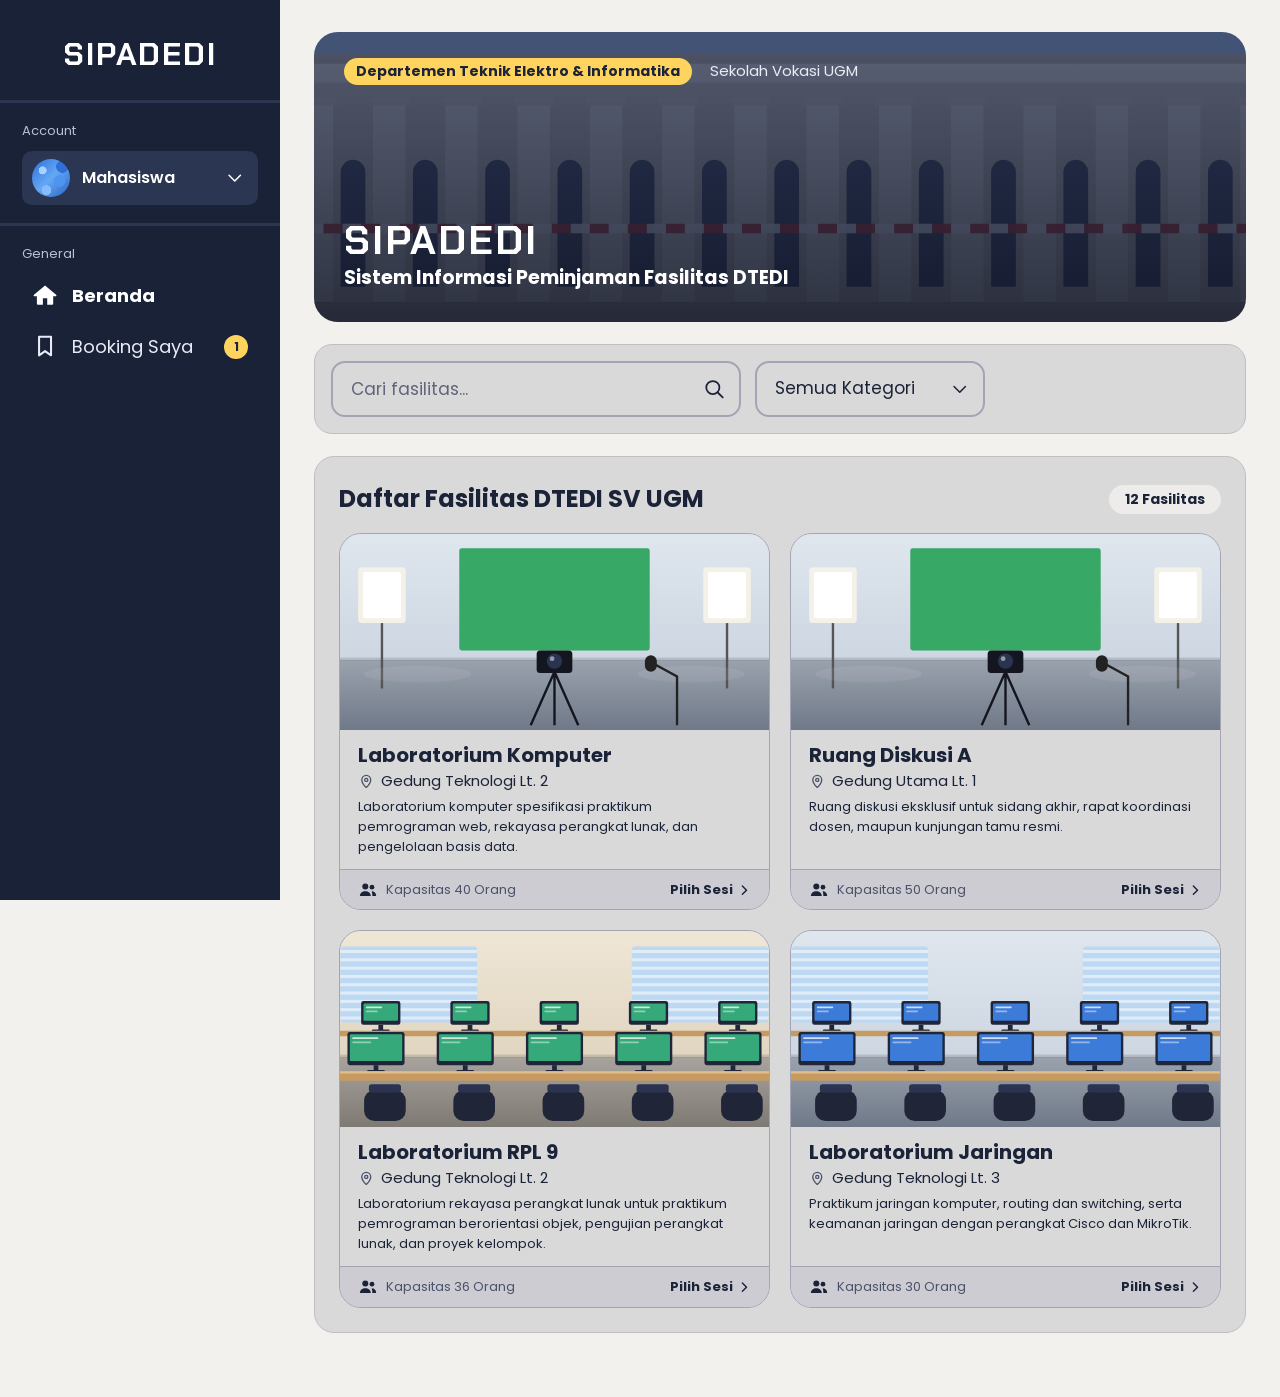
<file: index.html>
<!doctype html>
<html>
<head>
<meta charset=utf8><meta name=viewport content="width=device-width,initial-scale=1,viewport-fit=cover"><style>:root{color-scheme:light;box-sizing:border-box;padding-top:env(safe-area-inset-top,0px);padding-bottom:env(safe-area-inset-bottom,0px)}html{scroll-padding-top:env(safe-area-inset-top,0px)}body{margin:0;padding:0;font:14px -apple-system,BlinkMacSystemFont,sans-serif;background:#fff;color:#000}img{max-width:100%}[hidden]:not([hidden=until-found i]){display:none!important}</style></head><body>
<title>SIPADEDI</title>
<meta name="claude:viewport-fit-sides" content="cover">
<link rel="preconnect" href="https://fonts.googleapis.com">
<link rel="preconnect" href="https://fonts.gstatic.com" crossorigin>
<link rel="stylesheet" href="style.css">
<link href="https://fonts.googleapis.com/css2?family=Chakra+Petch:wght@700&family=Poppins:wght@400;500;600;700&display=swap" rel="stylesheet">

<div class="app">
  <aside class="side" aria-label="Navigasi utama">
    <div class="logo sp">SIPADEDI</div>
    <div class="sec acc sp">
      <p class="lab">Account</p>
      <div class="accwrap">
        <button class="chip" id="chip" data-act="menu" aria-haspopup="true" aria-expanded="false">
          <span class="avatar" aria-hidden="true"></span><b>Mahasiswa</b>
          <svg class="ic o" viewBox="0 0 24 24" aria-hidden="true"><path d="M5 9l7 7 7-7"/></svg>
        </button>
        <div class="menu" id="menu" hidden></div>
      </div>
    </div>
    <div class="sec gen sp">
      <p class="lab">General</p>
      <nav id="nav" aria-label="Menu"></nav>
    </div>
  </aside>
  <main class="main"><div class="wrap" id="view"></div></main>
</div>
<div id="overlay">
</div>
<div class="toasts" id="toasts" role="status" aria-live="polite">
</div>

<script type="module" src="js/main.js"></script>
</body></html>
</file>
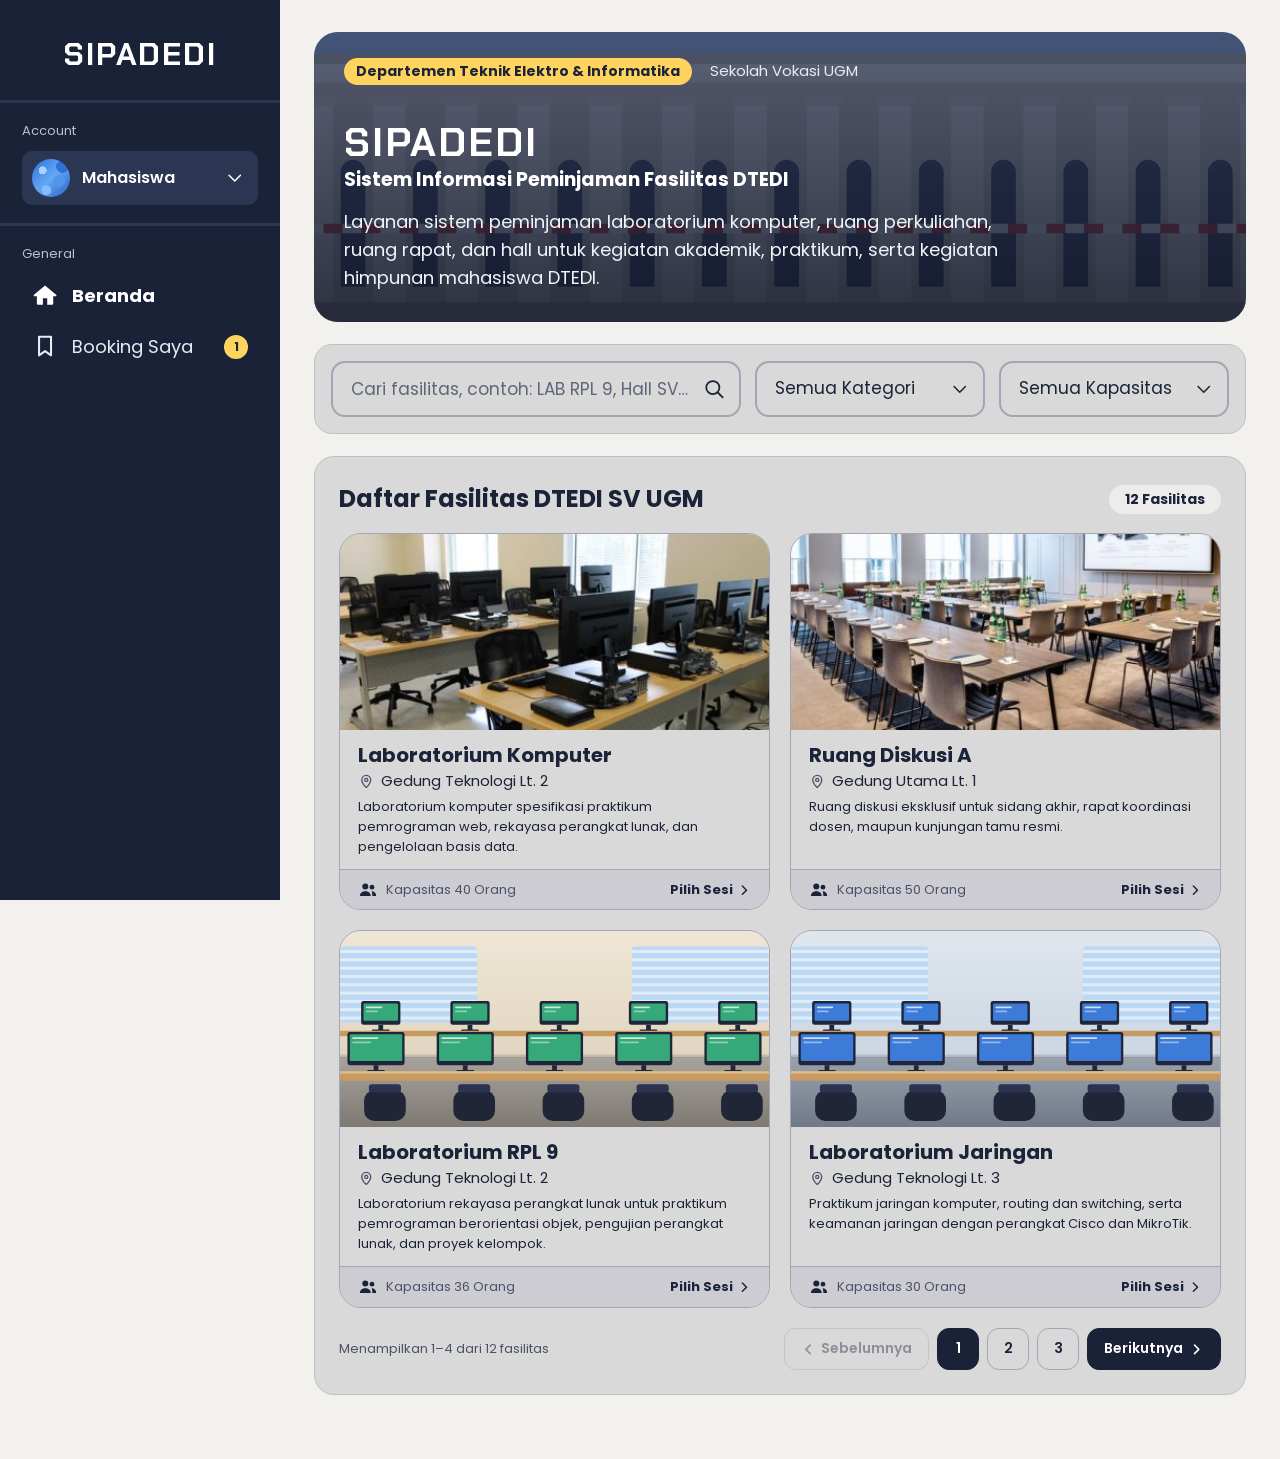
<file: SIPADEDI.html>
<!doctype html><html><head><meta charset=utf8><meta name=viewport content="width=device-width,initial-scale=1,viewport-fit=cover"><style>:root{color-scheme:light;box-sizing:border-box;padding-top:env(safe-area-inset-top,0px);padding-bottom:env(safe-area-inset-bottom,0px)}html{scroll-padding-top:env(safe-area-inset-top,0px)}body{margin:0;padding:0;font:14px -apple-system,BlinkMacSystemFont,sans-serif;background:#fff;color:#000}img{max-width:100%}[hidden]:not([hidden=until-found i]){display:none!important}</style></head><body>
<title>SIPADEDI</title>
<link rel="preconnect" href="https://fonts.googleapis.com">
<link rel="preconnect" href="https://fonts.gstatic.com" crossorigin>
<link href="https://fonts.googleapis.com/css2?family=Chakra+Petch:wght@700&family=Poppins:wght@400;500;600;700&display=swap" rel="stylesheet">
<style>
/* Layout: sidebar navy tetap di kiri, area kerja krem di kanan berisi panel abu-abu; di ponsel sidebar jadi top bar. */
:root{
  --bg:#F2F1EE; --panel:#D9D9D9; --panel-line:#BEBEC4; --ink:#1B2338; --ink-2:#4A5269;
  --navy:#1A2238; --navy-2:#2B3652; --navy-line:#2C3650; --side-ink:#E9ECF5; --side-mute:#B9C0D3;
  --slate:#50597A; --yellow:#FFD45E; --field:#A3A5B5; --bar:#CCCCD2; --pill:#EDECEA;
  --chip:#BDBDC3; --chip-ink:#566078; --check:#2A3A6B;
  --ok-bg:#D3EEDF; --ok-line:#63D7A4; --bad-bg:#F1C5C5; --bad-line:#E27B7B;
  --mine-bg:#BFC4D4; --mine-line:#434C6C;
  --btn:#1A2238; --btn-ink:#fff; --icon-bg:#1A2238; --link:#2A3A6B; --danger:#C62828; --focus:#2F6BFF;
  --shadow:0 12px 32px rgba(20,28,50,.16);
  --font-ui:'Poppins',system-ui,-apple-system,'Segoe UI',sans-serif;
  --font-logo:'Chakra Petch','Poppins',system-ui,sans-serif;
  --side-w:280px;
}
@media (prefers-color-scheme:dark){
  :root:not([data-theme="light"]){
    --bg:#0E131F; --panel:#1A2133; --panel-line:#2B3550; --ink:#E7EAF3; --ink-2:#A7AFC6;
    --navy:#0A0F1B; --navy-2:#19223A; --navy-line:#222C45; --side-ink:#E9ECF5; --side-mute:#9AA3BC;
    --slate:#3B4568; --yellow:#FFD45E; --field:#3A4563; --bar:#222A40; --pill:#252D45;
    --chip:#2A3350; --chip-ink:#B6BED6; --check:#7C90D8;
    --ok-bg:#16382C; --ok-line:#2F9E73; --bad-bg:#46222A; --bad-line:#B5505A;
    --mine-bg:#303958; --mine-line:#8E9BCB;
    --btn:#5266B3; --btn-ink:#fff; --icon-bg:#3B4A7E; --link:#9FB3F2; --danger:#FF7B7B; --focus:#8FB0FF;
    --shadow:0 12px 32px rgba(0,0,0,.5); color-scheme:dark;
  }
}
:root[data-theme="dark"]{
  --bg:#0E131F; --panel:#1A2133; --panel-line:#2B3550; --ink:#E7EAF3; --ink-2:#A7AFC6;
  --navy:#0A0F1B; --navy-2:#19223A; --navy-line:#222C45; --side-ink:#E9ECF5; --side-mute:#9AA3BC;
  --slate:#3B4568; --yellow:#FFD45E; --field:#3A4563; --bar:#222A40; --pill:#252D45;
  --chip:#2A3350; --chip-ink:#B6BED6; --check:#7C90D8;
  --ok-bg:#16382C; --ok-line:#2F9E73; --bad-bg:#46222A; --bad-line:#B5505A;
  --mine-bg:#303958; --mine-line:#8E9BCB;
  --btn:#5266B3; --btn-ink:#fff; --icon-bg:#3B4A7E; --link:#9FB3F2; --danger:#FF7B7B; --focus:#8FB0FF;
  --shadow:0 12px 32px rgba(0,0,0,.5); color-scheme:dark;
}

*{box-sizing:border-box}
body{background:var(--bg);color:var(--ink);font-family:var(--font-ui);font-size:15px;line-height:1.5;-webkit-font-smoothing:antialiased}
body::before{content:"";position:fixed;inset:0 0 auto;height:env(safe-area-inset-top,0px);z-index:60;background:var(--navy)}
button{font:inherit;color:inherit;cursor:pointer}
button:disabled{cursor:not-allowed}
:focus-visible{outline:3px solid var(--focus);outline-offset:2px}
h1,h2,h3,p{margin:0}
h1,h2,h3{text-wrap:balance}
.sr{position:absolute;width:1px;height:1px;overflow:hidden;clip:rect(0 0 0 0);white-space:nowrap}
.ic{width:1.3em;height:1.3em;flex:none;display:block}
.ic.o{fill:none;stroke:currentColor;stroke-width:1.9;stroke-linecap:round;stroke-linejoin:round}
.ic.f{fill:currentColor}

/* ---------- Sidebar ---------- */
.app{display:grid;grid-template-columns:var(--side-w) minmax(0,1fr);min-height:100vh}
.side{background:var(--navy);color:var(--side-ink);position:sticky;top:0;align-self:start;height:100vh;overflow-y:auto;display:flex;flex-direction:column;z-index:30}
.sp{padding-left:max(22px,env(safe-area-inset-left,0px));padding-right:22px}
.logo{font-family:var(--font-logo);font-weight:700;font-size:32px;letter-spacing:.06em;color:#fff;text-align:center;padding-block:30px 22px;border-bottom:3px solid var(--navy-line);user-select:none}
.sec{padding-block:18px}
.sec.acc{border-bottom:3px solid var(--navy-line)}
.lab{font-size:13px;color:var(--side-mute);margin-bottom:10px}
.accwrap{position:relative}
.chip{width:100%;display:flex;align-items:center;gap:12px;padding:8px 14px 8px 10px;background:var(--navy-2);border:0;border-radius:10px;color:#fff;text-align:left;transition:background .2s}
.chip:hover{background:color-mix(in srgb,var(--navy-2),#fff 9%)}
.chip b{font-weight:600;font-size:16px;flex:1}
.chip .ic{transition:transform .25s ease}
.chip[aria-expanded="true"] .ic{transform:rotate(180deg)}
.avatar{width:38px;height:38px;border-radius:50%;flex:none;background:
  radial-gradient(circle at 28% 30%,#a7d2ff 0 10%,transparent 11%),
  radial-gradient(circle at 72% 58%,#4f94ee 0 16%,transparent 17%),
  radial-gradient(circle at 38% 82%,#86bcff 0 12%,transparent 13%),
  radial-gradient(circle at 80% 20%,#2f6fd8 0 14%,transparent 15%),
  linear-gradient(135deg,#2f6fd6,#63a8f4 50%,#2a62c4)}
.menu{position:absolute;left:0;right:0;top:calc(100% + 8px);background:var(--navy-2);border:1px solid var(--navy-line);border-radius:12px;padding:6px;z-index:5;box-shadow:0 14px 30px rgba(0,0,0,.35);animation:pop .22s ease both;transform-origin:top center}
.menu button{width:100%;display:flex;align-items:center;gap:10px;background:none;border:0;border-radius:8px;padding:9px 10px;text-align:left;font-size:14px;color:var(--side-ink)}
.menu button:hover{background:rgba(255,255,255,.08)}
.menu .ic{width:1.1em;height:1.1em;color:var(--yellow)}
.menu .gap{width:1.1em}
.nv{display:flex;align-items:center;gap:14px;width:100%;margin-bottom:6px;background:none;border:0;color:var(--side-ink);padding:9px 10px;border-radius:10px;font-size:18px;text-align:left;transition:background .2s,transform .2s}
.nv:hover{background:rgba(255,255,255,.07);transform:translateX(4px)}
.nv[aria-current="page"]{font-weight:700;color:#fff}
.nv .ic{width:1.45em;height:1.45em}
.badge{margin-left:auto;min-width:24px;height:24px;padding:0 7px;border-radius:999px;background:var(--yellow);color:#1B2338;font-size:12px;font-weight:700;display:grid;place-items:center}
.badge.bump{animation:bump .6s ease}
@keyframes bump{0%{transform:scale(1)}30%{transform:scale(1.45)}60%{transform:scale(.92)}100%{transform:scale(1)}}

/* ---------- Area utama ---------- */
.main{padding-block:32px 64px;padding-left:34px;padding-right:max(34px,env(safe-area-inset-right,0px));min-width:0}
.wrap{max-width:1120px;margin-inline:auto}
.view{display:flex;flex-direction:column;gap:22px;animation:viewIn .42s cubic-bezier(.2,.7,.2,1) both}
@keyframes viewIn{from{opacity:0;transform:translateY(14px)}to{opacity:1;transform:none}}
@keyframes pop{0%{opacity:0;transform:scale(.92)}60%{transform:scale(1.02)}100%{opacity:1;transform:none}}
@keyframes fade{from{opacity:0}to{opacity:1}}
.panel{background:var(--panel);border:1px solid var(--panel-line);border-radius:20px;padding:24px}
.back{display:inline-flex;align-items:center;gap:6px;background:var(--slate);color:#fff;border:0;border-radius:14px;padding:12px 26px 12px 18px;font-weight:700;font-size:16px;transition:transform .2s,filter .2s}
.back .ic{width:1.1em;height:1.1em;stroke-width:2.6}
.back:hover{transform:translateX(-4px);filter:brightness(1.12)}
.back:active{transform:scale(.97)}

/* Hero */
.hero{position:relative;isolation:isolate;overflow:hidden;border-radius:24px;color:#fff;min-height:290px;padding:26px 30px 30px;display:flex;flex-direction:column;justify-content:space-between;gap:26px}
.hero-bg{position:absolute;inset:-4%;z-index:-2;background-size:cover;background-position:center;animation:kb 26s ease-in-out infinite alternate}
@keyframes kb{from{transform:scale(1) translateX(0)}to{transform:scale(1.07) translateX(-1.5%)}}
.hero::after{content:"";position:absolute;inset:0;z-index:-1;background:linear-gradient(180deg,rgba(33,44,78,.7),rgba(15,21,40,.86))}
.hero-top{display:flex;flex-wrap:wrap;align-items:center;gap:6px 18px}
.tag{background:var(--yellow);color:#1B2338;font-weight:700;font-size:14px;padding:3px 12px;border-radius:999px}
.univ{font-size:15px;color:#E9ECF5}
.brand{font-family:var(--font-logo);font-size:40px;line-height:1.1;letter-spacing:.05em}
.sub{font-weight:700;font-size:19px;margin-top:2px}
.lead{margin-top:14px;font-size:18px;line-height:1.55;max-width:60ch;color:#F1F3F9}
.hero-main>*{animation:rise .6s cubic-bezier(.2,.7,.2,1) both}
.hero-main>:nth-child(2){animation-delay:.08s}.hero-main>:nth-child(3){animation-delay:.16s}
@keyframes rise{from{opacity:0;transform:translateY(16px)}to{opacity:1;transform:none}}

/* Filter */
.filters{display:grid;grid-template-columns:minmax(0,1fr) 230px 230px;gap:14px;padding:16px;border-radius:18px}
.fld{position:relative;display:block}
.fld input,.fld select{width:100%;height:56px;background:transparent;border:2px solid var(--field);border-radius:14px;padding:0 50px 0 18px;font:inherit;font-size:17px;color:var(--ink);appearance:none;-webkit-appearance:none;transition:border-color .2s,box-shadow .2s,background .2s}
.fld input::placeholder{color:var(--ink-2);opacity:.85}
.fld input:hover,.fld select:hover{border-color:var(--ink-2)}
.fld input:focus,.fld select:focus{outline:none;border-color:var(--navy);box-shadow:0 0 0 4px color-mix(in srgb,var(--focus),transparent 78%);background:color-mix(in srgb,var(--panel),#fff 14%)}
.fld select{cursor:pointer}
.fld>.ic{position:absolute;right:16px;top:50%;translate:0 -50%;width:1.5em;height:1.5em;color:var(--ink);pointer-events:none}
.fld select+.ic{width:1.3em;height:1.3em}

/* Daftar */
.list-h{display:flex;flex-wrap:wrap;align-items:center;justify-content:space-between;gap:10px;margin-bottom:16px}
.list-h h2{font-size:24px;font-weight:700}
.count{background:var(--pill);color:var(--ink);font-weight:700;font-size:14px;padding:4px 16px;border-radius:999px;transition:transform .3s}
.grid{display:grid;grid-template-columns:repeat(2,minmax(0,1fr));gap:20px;min-height:200px}
.card{display:flex;flex-direction:column;overflow:hidden;border:1px solid var(--field);border-radius:22px;background:var(--panel);cursor:pointer;text-align:left;
  animation:cardIn .5s cubic-bezier(.2,.7,.2,1) both;animation-delay:calc(var(--i)*70ms);transition:transform .25s ease,box-shadow .25s ease,border-color .25s}
@keyframes cardIn{from{opacity:0;transform:translate(var(--dx,0),16px)}to{opacity:1;transform:none}}
.card:hover{transform:translateY(-5px);box-shadow:var(--shadow);border-color:var(--ink-2)}
.card:active{transform:translateY(-1px) scale(.995)}
.card-img{height:196px;overflow:hidden;background:var(--bar)}
.card-img img{width:100%;height:100%;object-fit:cover;display:block;transition:transform .6s ease}
.card:hover .card-img img{transform:scale(1.06)}
.card-b{padding:12px 18px 12px;flex:1}
.card-b h3{font-size:20px;font-weight:700;line-height:1.3}
.loc{display:flex;align-items:center;gap:6px;font-size:15px;margin-top:2px}
.loc .ic{width:1.1em;height:1.1em;color:var(--ink-2)}
.desc{font-size:13px;line-height:1.55;margin-top:4px}
.card-f{display:flex;align-items:center;justify-content:space-between;gap:10px;background:var(--bar);padding:10px 18px;font-size:13px;border-top:1px solid var(--field)}
.cap{display:inline-flex;align-items:center;gap:8px;color:var(--ink-2)}
.cap .ic{width:1.5em;height:1.5em;color:var(--ink)}
.go{display:inline-flex;align-items:center;gap:4px;font-weight:700}
.go .ic{width:1.1em;height:1.1em;stroke-width:2.4;transition:transform .25s}
.card:hover .go .ic{transform:translateX(5px)}
.empty{grid-column:1/-1;text-align:center;padding:48px 16px;display:flex;flex-direction:column;align-items:center;gap:12px;animation:rise .4s both}
.empty b{font-size:18px}
.empty p{color:var(--ink-2);max-width:42ch}
.btn-f,.btn-o{height:52px;padding:0 34px;border-radius:14px;font-weight:500;font-size:17px;border:1px solid var(--btn);transition:transform .2s,filter .2s,background .2s}
.btn-f{background:var(--btn);color:var(--btn-ink)}
.btn-o{background:transparent;color:var(--ink)}
.btn-f:hover,.btn-o:hover{transform:translateY(-2px)}
.btn-f:hover{filter:brightness(1.18)}
.btn-o:hover{background:color-mix(in srgb,var(--panel),var(--ink) 8%)}
.btn-f:active,.btn-o:active{transform:scale(.97)}
.pager{display:flex;flex-wrap:wrap;align-items:center;justify-content:space-between;gap:12px;margin-top:20px}
.pager:empty{display:none}
.pg-info{font-size:13px;color:var(--ink-2)}
.pg-nav{display:flex;align-items:center;gap:8px;flex-wrap:wrap}
.pg{display:inline-flex;align-items:center;gap:6px;height:42px;min-width:42px;justify-content:center;padding:0 16px;border-radius:12px;border:1px solid var(--field);background:transparent;font-weight:600;font-size:14px;transition:transform .2s,background .2s,border-color .2s}
.pg:hover:not(:disabled){transform:translateY(-2px);border-color:var(--ink-2);background:color-mix(in srgb,var(--panel),var(--ink) 7%)}
.pg:disabled{opacity:.4}
.pg.num{padding:0}
.pg.num[aria-current="page"]{background:var(--btn);color:var(--btn-ink);border-color:var(--btn)}
.pg.next{background:var(--btn);color:var(--btn-ink);border-color:var(--btn)}
.pg.next:disabled{background:transparent;color:var(--ink);border-color:var(--field)}
.pg .ic{width:1.05em;height:1.05em;stroke-width:2.6}

/* Detail */
.banner{display:flex;flex-wrap:wrap;gap:4px 12px;align-items:center;background:var(--yellow);color:#1B2338;border-radius:14px;padding:12px 18px;font-size:14px;animation:rise .4s both}
.detail{padding:30px}
.d-img{height:235px;border-radius:18px;overflow:hidden;background:var(--bar)}
.d-img img{width:100%;height:100%;object-fit:cover;display:block;animation:imgIn .9s ease both}
@keyframes imgIn{from{transform:scale(1.08);opacity:.4}to{transform:none;opacity:1}}
.detail h2{font-size:24px;font-weight:700;margin-top:16px}
.loc.big{font-size:18px}
.desc.big{font-size:15px;margin-top:6px}
.detail hr{border:0;border-top:3px solid var(--panel-line);margin:18px 0}
.rows{display:flex;flex-direction:column;gap:10px}
.row{display:flex;align-items:center;justify-content:space-between;gap:12px;font-size:15px}
.row span{display:inline-flex;align-items:center;gap:12px}
.row .ic{width:1.7em;height:1.7em}
.row b{font-weight:700}
.detail h3,.book h3{font-size:22px;font-weight:700}
.chips{display:flex;flex-wrap:wrap;gap:12px;margin-top:12px}
.cp{display:inline-flex;align-items:center;gap:12px;background:var(--chip);color:var(--chip-ink);border:1px solid var(--field);border-radius:999px;padding:4px 18px 4px 4px;font-size:15px;animation:rise .45s both;transition:transform .2s}
.cp:hover{transform:translateY(-2px)}
.cp i{display:grid;place-items:center;width:30px;height:30px;border-radius:50%;background:var(--check);color:#fff}
.cp i .ic{width:18px;height:18px;stroke-width:2.6}
.book{padding:28px 30px 32px;position:relative}
.datebar{display:grid;grid-template-columns:1fr auto 1fr;align-items:center;gap:12px;margin-top:14px}
.arr{justify-self:start;width:44px;height:44px;display:grid;place-items:center;background:transparent;border:0;border-radius:12px;transition:background .2s,transform .2s}
.arr:last-child{justify-self:end}
.arr .ic{width:1.9em;height:1.9em;stroke-width:1.5}
.arr:hover:not(:disabled){background:color-mix(in srgb,var(--panel),var(--ink) 10%);transform:scale(1.1)}
.arr:disabled{opacity:.25}
.datewrap{position:relative;justify-self:center}
.datepill{display:flex;align-items:center;gap:18px;height:54px;padding:0 18px;border:1.5px solid var(--ink-2);border-radius:16px;background:transparent;font-size:20px;transition:background .2s,box-shadow .2s}
.datepill:hover{background:color-mix(in srgb,var(--panel),#fff 18%);box-shadow:0 4px 14px rgba(20,28,50,.12)}
.datepill .ic{width:1.5em;height:1.5em}
.datepill span{min-width:7.2em;text-align:center;font-variant-numeric:tabular-nums}
.cal{position:absolute;z-index:20;top:calc(100% + 10px);left:50%;translate:-50% 0;width:318px;max-width:92vw;background:var(--bg);border:1px solid var(--field);border-radius:18px;padding:14px;box-shadow:var(--shadow);animation:pop .25s ease both;transform-origin:top center}
.cal-h{display:flex;align-items:center;justify-content:space-between;margin-bottom:8px}
.cal-n{width:34px;height:34px;border-radius:10px;border:0;background:transparent;display:grid;place-items:center}
.cal-n:hover:not(:disabled){background:var(--panel)}
.cal-n:disabled{opacity:.25}
.cal-w,.cal-g{display:grid;grid-template-columns:repeat(7,1fr);gap:3px;text-align:center}
.cal-w span{font-size:12px;color:var(--ink-2);padding:4px 0}
.cd{position:relative;height:38px;border-radius:10px;border:1.5px solid transparent;background:transparent;font-size:14px;font-variant-numeric:tabular-nums;transition:background .15s,transform .15s}
.cd:hover:not(:disabled){background:var(--panel);transform:scale(1.08)}
.cd:disabled{opacity:.3}
.cd.today{border-color:var(--ink-2)}
.cd.sel{background:var(--btn);color:var(--btn-ink);font-weight:700}
.cd.dot::after{content:"";position:absolute;bottom:4px;left:50%;width:5px;height:5px;margin-left:-2.5px;border-radius:50%;background:var(--yellow);box-shadow:0 0 0 1px rgba(0,0,0,.25)}
.legend{display:flex;flex-wrap:wrap;gap:12px 36px;margin-top:22px;font-size:17px}
.legend span{display:inline-flex;align-items:center;gap:12px}
.lg{width:30px;height:28px;border-radius:7px;border:1.5px solid;display:block}
.lg.free,.slot.free{background:var(--ok-bg);border-color:var(--ok-line)}
.lg.booked,.slot.booked,.slot.clash{background:var(--bad-bg);border-color:var(--bad-line)}
.lg.mine,.slot.mine{background:var(--mine-bg);border-color:var(--mine-line)}
.slots{display:grid;grid-template-columns:repeat(4,minmax(0,1fr));gap:20px;margin-top:20px}
.slot{height:68px;border:1px solid;border-radius:16px;font-size:17px;color:var(--ink);font-variant-numeric:tabular-nums;animation:slotIn .4s cubic-bezier(.2,.8,.3,1) both;animation-delay:calc(var(--i)*60ms);transition:transform .2s,box-shadow .2s,filter .2s}
@keyframes slotIn{from{opacity:0;transform:translateY(12px) scale(.96)}to{opacity:1;transform:none}}
@keyframes slotPop{0%{transform:scale(.92)}45%{transform:scale(1.07)}100%{transform:scale(1)}}
.slots.still .slot{animation:none}
.slots.still .slot.pop{animation:slotPop .5s ease}
.slot.free:hover{transform:translateY(-4px);box-shadow:0 10px 20px rgba(40,160,110,.25);filter:brightness(1.04)}
.slot.free:active{transform:scale(.97)}
.slot.booked,.slot.clash{cursor:not-allowed;color:var(--ink-2)}
.slot.mine{font-weight:600;box-shadow:inset 0 0 0 1px var(--mine-line)}
.slot.past{background:transparent;border-color:var(--field);border-style:dashed;color:var(--ink-2);opacity:.55;cursor:not-allowed}

/* Booking Saya */
.head{padding:36px 36px}
.head h2{font-size:24px;font-weight:700}
.bk{padding:34px;display:block;animation:cardIn .5s cubic-bezier(.2,.7,.2,1) both;animation-delay:calc(var(--i)*80ms);transition:opacity .3s,transform .3s,max-height .35s,margin .3s,padding .3s}
.bk.leaving{opacity:0;transform:scale(.96) translateY(-8px);pointer-events:none}
.bk.flash{animation:cardIn .5s both,flash 1.8s ease .3s}
@keyframes flash{0%,100%{box-shadow:0 0 0 0 transparent}30%{box-shadow:0 0 0 6px color-mix(in srgb,var(--yellow),transparent 40%)}}
.bk-img{height:235px;border-radius:18px;overflow:hidden;background:var(--bar)}
.bk-img img{width:100%;height:100%;object-fit:cover;display:block}
.bk h3{font-size:24px;font-weight:700;margin-top:16px}
.bk .loc{font-size:18px}
.bk .desc{font-size:15px}
.bk-a{display:grid;grid-template-columns:minmax(0,1fr) minmax(0,1fr) auto auto;gap:18px;align-items:center;margin-top:14px}
.pill{display:flex;align-items:center;justify-content:space-between;gap:14px;height:54px;padding:0 16px;border:1px solid var(--ink-2);border-radius:16px;font-size:19px;font-variant-numeric:tabular-nums}
.pill .ic{width:1.5em;height:1.5em}
.pill.c{justify-content:center}
.btn-ok{height:54px;padding:0 38px;background:var(--ok-bg);border:1px solid var(--ok-line);border-radius:16px;font-size:18px;font-weight:500;transition:transform .2s,box-shadow .2s,filter .2s}
.btn-ok:hover:not(:disabled){transform:translateY(-2px);box-shadow:0 8px 18px rgba(40,160,110,.25);filter:brightness(1.04)}
.btn-ok:disabled{opacity:.45;background:transparent;border-color:var(--field);border-style:dashed}
.trash{width:46px;height:46px;display:grid;place-items:center;background:transparent;border:0;border-radius:12px;color:var(--danger);transition:transform .2s,background .2s}
.trash .ic{width:1.9em;height:1.9em}
.trash:hover{background:color-mix(in srgb,var(--danger),transparent 86%);transform:rotate(-8deg) scale(1.1)}
.trash:active{transform:scale(.92)}
.done-tag{display:inline-block;margin-left:10px;font-size:12px;font-weight:600;background:var(--bar);padding:2px 10px;border-radius:999px;vertical-align:middle}

/* Dialog + toast */
.scrim{position:fixed;inset:0;z-index:100;background:rgba(10,14,26,.66);display:grid;place-items:center;padding:16px;animation:fade .2s both}
.scrim.out{opacity:0;transition:opacity .18s}
.dialog{position:relative;width:min(100%,560px);background:var(--panel);color:var(--ink);border-radius:24px;padding:38px 32px 32px;text-align:center;box-shadow:0 30px 70px rgba(0,0,0,.45);animation:pop .32s cubic-bezier(.2,1.1,.4,1) both}
.scrim.out .dialog{transform:scale(.95);transition:transform .18s}
.dlg-x{position:absolute;top:14px;right:14px;width:36px;height:36px;display:grid;place-items:center;border:0;border-radius:10px;background:transparent;color:var(--link);transition:background .2s,transform .2s}
.dlg-x:hover{background:color-mix(in srgb,var(--panel),var(--ink) 10%);transform:rotate(90deg)}
.dlg-x .ic{width:1.5em;height:1.5em;stroke-width:2.6}
.dlg-ic{width:76px;height:76px;margin:0 auto 22px;border-radius:50%;background:var(--icon-bg);color:#fff;display:grid;place-items:center;animation:pop .5s .08s both}
.dialog.danger .dlg-ic{background:var(--danger)}
.dlg-ic .ic{width:46px;height:46px;stroke-width:2.6}
.dialog h2{font-size:24px;font-weight:700;line-height:1.3}
.dlg-l{margin-top:22px;font-size:17px;font-weight:700}
.dlg-v{margin-top:18px;font-size:20px;font-weight:700;color:var(--link);line-height:1.4}
.dlg-n{margin-top:10px;font-size:14px;color:var(--ink-2)}
.dlg-b{display:flex;justify-content:center;gap:24px;margin-top:28px;flex-wrap:wrap}
.dialog.danger .btn-f{background:var(--danger);border-color:var(--danger);color:#fff}
.toasts{position:fixed;left:50%;translate:-50% 0;bottom:calc(20px + env(safe-area-inset-bottom,0px));z-index:200;display:flex;flex-direction:column;align-items:center;gap:8px;width:max-content;max-width:calc(100vw - 32px);pointer-events:none}
.toast{pointer-events:auto;display:flex;align-items:center;gap:16px;background:var(--navy);color:var(--side-ink);border:1px solid var(--navy-line);border-radius:14px;padding:12px 18px;font-size:14px;box-shadow:var(--shadow);animation:toastIn .35s cubic-bezier(.2,1,.3,1) both}
.toast.out{opacity:0;transform:translateY(10px);transition:all .25s}
.toast button{background:none;border:0;color:var(--yellow);font-weight:700;padding:0;white-space:nowrap}
.toast button:hover{text-decoration:underline}
@keyframes toastIn{from{opacity:0;transform:translateY(18px) scale(.96)}to{opacity:1;transform:none}}

/* ---------- Responsif ---------- */
@media (max-width:1000px){
  .filters{grid-template-columns:minmax(0,1fr) 1fr 1fr}
  .filters .fld-q{grid-column:1/-1}
  .slots{grid-template-columns:repeat(2,minmax(0,1fr))}
  .bk-a{grid-template-columns:minmax(0,1fr) minmax(0,1fr)}
  .bk-a .btn-ok{grid-column:1/2}
  .bk-a .trash{justify-self:start}
}
@media (max-width:860px){
  .app{grid-template-columns:minmax(0,1fr)}
  .side{position:sticky;top:env(safe-area-inset-top,0px);height:auto;display:grid;grid-template-columns:minmax(0,1fr) auto;grid-template-areas:"logo acc" "nav nav";align-items:center;gap:0;padding-left:max(16px,env(safe-area-inset-left,0px));padding-right:max(16px,env(safe-area-inset-right,0px));padding-block:10px 8px;overflow:visible}
  .sp{padding-left:0;padding-right:0}
  .logo{grid-area:logo;border:0;padding:0;text-align:left;font-size:24px}
  .sec.acc{grid-area:acc;border:0;padding:0}
  .sec.gen{grid-area:nav;padding:8px 0 0}
  .lab{display:none}
  .chip{width:auto;padding:5px 10px 5px 5px;gap:8px}
  .chip b{font-size:14px}
  .avatar{width:32px;height:32px}
  .menu{left:auto;right:0;width:230px}
  .gen nav{display:grid;grid-template-columns:1fr 1fr;gap:6px}
  .nv{margin:0;justify-content:center;font-size:15px;padding:8px 10px;background:rgba(255,255,255,.06)}
  .nv[aria-current="page"]{background:rgba(255,255,255,.16)}
  .nv:hover{transform:none}
  .nv .ic{width:1.25em;height:1.25em}
  .nv span:not(.badge){white-space:nowrap}
  .nv{font-size:14px;gap:8px;padding:8px 6px}
  .badge{margin-left:4px;min-width:20px;height:20px;font-size:11px}
  .main{padding-block:22px 56px;padding-left:max(16px,env(safe-area-inset-left,0px));padding-right:max(16px,env(safe-area-inset-right,0px))}
}
@media (max-width:640px){
  .grid{grid-template-columns:minmax(0,1fr)}
  .filters{grid-template-columns:minmax(0,1fr)}
  .hero{padding:20px 18px 22px;min-height:0}
  .brand{font-size:32px}.lead{font-size:15px}.sub{font-size:16px}
  .panel{padding:18px;border-radius:18px}
  .detail,.book,.bk{padding:18px}
  .head{padding:22px 18px}
  .d-img,.bk-img{height:170px}
  .list-h h2{font-size:20px}
  .detail h2,.bk h3,.head h2{font-size:21px}
  .datebar{grid-template-columns:auto minmax(0,1fr) auto;gap:6px}
  .datepill{font-size:16px;gap:10px;padding:0 12px}
  .datepill span{min-width:6.4em}
  .legend{font-size:14px;gap:10px 20px}
  .slots{gap:12px}
  .slot{font-size:14px;height:60px}
  .bk-a{grid-template-columns:minmax(0,1fr)}
  .pill{font-size:16px}
  .btn-ok{width:100%}
  .dialog{padding:34px 20px 24px}
  .dialog h2{font-size:20px}
  .dlg-v{font-size:17px}
  .dlg-b{gap:12px}.dlg-b button{flex:1;padding:0 12px}
  .pager{justify-content:center}
}
@media (prefers-reduced-motion:reduce){
  *,*::before,*::after{animation-duration:.001ms!important;animation-delay:0s!important;animation-iteration-count:1!important;transition-duration:.001ms!important;scroll-behavior:auto!important}
}
</style>

<div class="app">
  <aside class="side" aria-label="Navigasi utama">
    <div class="logo sp">SIPADEDI</div>
    <div class="sec acc sp">
      <p class="lab">Account</p>
      <div class="accwrap">
        <button class="chip" id="chip" data-act="menu" aria-haspopup="true" aria-expanded="false">
          <span class="avatar" aria-hidden="true"></span><b>Mahasiswa</b>
          <svg class="ic o" viewBox="0 0 24 24" aria-hidden="true"><path d="M5 9l7 7 7-7"/></svg>
        </button>
        <div class="menu" id="menu" hidden></div>
      </div>
    </div>
    <div class="sec gen sp">
      <p class="lab">General</p>
      <nav id="nav" aria-label="Menu"></nav>
    </div>
  </aside>
  <main class="main"><div class="wrap" id="view"></div></main>
</div>
<div id="overlay"></div>
<div class="toasts" id="toasts" role="status" aria-live="polite"></div>

<script>
(()=>{
'use strict';
const PHOTO={labCard:"[data-uri]",labBanner:"[data-uri]",diskusi:"[data-uri]"};

/* ================= Util ================= */
const $=(s,r=document)=>r.querySelector(s);
const p2=n=>String(n).padStart(2,'0');
const esc=s=>String(s).replace(/[&<>"']/g,c=>({'&':'&amp;','<':'&lt;','>':'&gt;','"':'&quot;',"'":'&#39;'}[c]));
const RM=window.matchMedia&&matchMedia('(prefers-reduced-motion: reduce)').matches;
const sleep=ms=>new Promise(r=>setTimeout(r,RM?0:ms));
const svgUri=s=>'data:image/svg+xml;utf8,'+encodeURIComponent(s).replace(/[()']/g,c=>'%'+c.charCodeAt(0).toString(16).toUpperCase());

/* ================= Ikon ================= */
const sv=(cls,body)=>`<svg class="ic ${cls}" viewBox="0 0 24 24" aria-hidden="true">${body}</svg>`;
let dots='';for(let r=0;r<3;r++)for(let c=0;c<5;c++)dots+=`<circle cx="${6.5+c*2.75}" cy="${11+r*3.3}" r=".85"/>`;
const I={
  home:sv('o','<path d="M3 11.5 12 4l9 7.5"/><path d="M5.5 10v9.5h4.5v-5.5h4v5.5h4.5V10"/>'),
  homeF:sv('f','<path d="M12 3.2 1.8 11.7a.8.8 0 0 0 .5 1.4H4.5V20a1 1 0 0 0 1 1H10v-6h4v6h4.5a1 1 0 0 0 1-1v-6.9h2.2a.8.8 0 0 0 .5-1.4z"/>'),
  mark:sv('o','<path d="M6.5 3.5h11v17L12 16.6l-5.5 3.9z"/>'),
  markF:sv('f','<path d="M6 3h12a.5.5 0 0 1 .5.5v17.6a.4.4 0 0 1-.65.3L12 17l-5.85 4.4a.4.4 0 0 1-.65-.3V3.5A.5.5 0 0 1 6 3z"/>'),
  down:sv('o','<path d="M5 9l7 7 7-7"/>'),
  right:sv('o','<path d="M9 5l7 7-7 7"/>'),
  left:sv('o','<path d="M15 5l-7 7 7 7"/>'),
  search:sv('o','<circle cx="10.5" cy="10.5" r="7"/><path d="M16 16l5 5"/>'),
  pin:sv('o','<path d="M12 21s-6.5-6.1-6.5-11a6.5 6.5 0 0 1 13 0c0 4.9-6.5 11-6.5 11z"/><circle cx="12" cy="10" r="2.3"/>'),
  people:sv('f','<circle cx="9" cy="8" r="3.7"/><path d="M2.3 19.8c0-3.7 3-6 6.7-6s6.7 2.3 6.7 6z"/><circle cx="17.2" cy="8.8" r="2.9"/><path d="M16.9 13.7c3 .1 5.4 2 5.4 5.4v.7h-4.6c0-2.2-.3-4.2-.8-6.1z"/>'),
  person:sv('f','<circle cx="12" cy="7.5" r="4"/><path d="M4 21c0-4.4 3.6-7 8-7s8 2.6 8 7z"/>'),
  calF:sv('f',`<rect x="2.5" y="4" width="19" height="17.5" rx="3.5"/><rect x="6.5" y="1.8" width="2.2" height="4.6" rx="1.1"/><rect x="15.3" y="1.8" width="2.2" height="4.6" rx="1.1"/><g fill="var(--panel)">${dots}</g>`),
  calO:sv('o','<rect x="3" y="4.5" width="18" height="16.5" rx="3.5"/><path d="M3 9.5h18M8 2.5v4M16 2.5v4"/>'),
  check:sv('o','<path d="M5.5 12.5l4.2 4.2L18.5 8"/>'),
  q:sv('o','<path d="M8.6 9.2a3.5 3.5 0 1 1 5.6 2.8c-1.3.9-2.2 1.6-2.2 3.2"/><circle cx="12" cy="19" r="1.2" fill="currentColor" stroke="none"/>'),
  trash:sv('f','<path d="M9.2 2.5h5.6l.8 1.8H20a.9.9 0 0 1 0 1.8H4a.9.9 0 0 1 0-1.8h4.4z"/><path fill-rule="evenodd" d="M5.5 8h13l-.9 12.2a1.9 1.9 0 0 1-1.9 1.8H8.3a1.9 1.9 0 0 1-1.9-1.8zM9.4 10.5v8.2h1.5v-8.2zm3.7 0v8.2h1.5v-8.2z"/>'),
  x:sv('o','<path d="M6 6l12 12M18 6L6 18"/>'),
  reset:sv('o','<path d="M4 12a8 8 0 1 0 2.6-5.9M4 4v4.5h4.5"/>')
};

/* ================= Ilustrasi fasilitas ================= */
const WOOD='#c79a62',WOODH='#e0bd8a';
function mon(x,y,w,h,col){return `<rect x="${x}" y="${y}" width="${w}" height="${h}" rx="4" fill="#20263a"/><rect x="${x+4}" y="${y+4}" width="${w-8}" height="${h-11}" rx="2" fill="${col}"/><rect x="${x+8}" y="${y+9}" width="${(w-16)*.55}" height="3" rx="1.5" fill="#fff" opacity=".75"/><rect x="${x+8}" y="${y+16}" width="${(w-16)*.4}" height="3" rx="1.5" fill="#fff" opacity=".45"/><rect x="${x+w/2-4}" y="${y+h}" width="8" height="9" fill="#20263a"/><rect x="${x+w/2-15}" y="${y+h+8}" width="30" height="4" rx="2" fill="#20263a"/>`}
function box(x,y,w,h,col,r){return `<rect x="${x}" y="${y}" width="${w}" height="${h}" rx="${r==null?Math.min(w,h)/3:r}" fill="${col}"/>`}
function scene(kind,c){
  let s=`<svg xmlns="http://www.w3.org/2000/svg" viewBox="0 0 800 330" preserveAspectRatio="xMidYMid slice"><defs><linearGradient id="w" x1="0" y1="0" x2="0" y2="1"><stop offset="0" stop-color="${c.w1}"/><stop offset="1" stop-color="${c.w2}"/></linearGradient><linearGradient id="f" x1="0" y1="0" x2="0" y2="1"><stop offset="0" stop-color="${c.f1}"/><stop offset="1" stop-color="${c.f2}"/></linearGradient></defs><rect width="800" height="330" fill="url(#w)"/><rect y="212" width="800" height="118" fill="url(#f)"/><rect y="208" width="800" height="5" fill="#000" opacity=".12"/>`;
  if(kind==='lab'){
    s+=box(40,26,230,128,'#bcd8f2',6)+box(530,26,230,128,'#bcd8f2',6);
    for(let i=0;i<9;i++)s+=box(40,32+i*14,230,5,'#fff',0).replace('fill="#fff"','fill="#fff" opacity=".55"')+box(530,32+i*14,230,5,'#fff',0).replace('fill="#fff"','fill="#fff" opacity=".55"');
    for(let i=0;i<5;i++)s+=mon(75+i*150,118,66,40,c.sc);
    s+=box(20,168,760,9,WOOD,3);
    for(let i=0;i<5;i++)s+=mon(52+i*150,170,96,56,c.sc);
    s+=box(10,236,780,16,WOOD,4)+box(10,236,780,4,WOODH,0);
    for(let i=0;i<5;i++)s+=box(80+i*150,268,70,52,'#202638')+box(88+i*150,258,54,14,'#2b3350');
  }else if(kind==='kelas'){
    s+=box(240,30,320,112,'#fbfbfd',6).replace('/>',' stroke="#8f98ab" stroke-width="4"/>')+box(260,50,150,5,'#5b6cc9',2)+box(260,66,220,5,'#8d96b8',2)+box(260,82,180,5,'#8d96b8',2)+box(260,98,200,5,'#8d96b8',2)+box(250,142,300,8,'#9aa3b5',3);
    s+=box(30,36,120,100,'#c9e0f4',6)+box(650,36,120,100,'#c9e0f4',6);
    for(let r=0;r<3;r++){const y=[190,226,270][r],h=[10,13,16][r],n=[9,8,7][r],g=800/n,w=g*.66,ch=[14,18,24][r];
      for(let i=0;i<n;i++){const x=g*i+(g-w)/2;s+=box(x,y,w,h,WOOD,2)+box(x+w*.18,y+h+2,w*.64,ch,'#2b3a66')}}
  }else if(kind==='rapat'){
    s+=box(250,28,300,98,'#1c2236',6)+box(260,38,280,78,c.sc,3)+box(276,52,120,6,'#fff',3).replace('fill="#fff"','fill="#fff" opacity=".8"')+box(276,68,180,5,'#fff',2).replace('fill="#fff"','fill="#fff" opacity=".5"')+box(276,82,150,5,'#fff',2).replace('fill="#fff"','fill="#fff" opacity=".5"');
    for(const x of [170,400,630])s+=`<rect x="${x-1}" y="0" width="2" height="44" fill="#555"/><ellipse cx="${x}" cy="50" rx="30" ry="12" fill="${c.lamp}"/>`;
    for(let i=0;i<5;i++)s+=box(150+i*100,142,56,30,'#2b3350');
    s+=box(110,166,580,60,WOOD,30)+box(130,170,540,10,WOODH,5);
    for(let i=0;i<5;i++)s+=box(150+i*100,232,56,36,'#2b3350');
  }else if(kind==='hall'){
    s+=box(0,0,140,214,c.dr,0)+box(660,0,140,214,c.dr,0);
    for(let i=0;i<6;i++)s+=box(i*24+4,0,6,214,'#fff',0).replace('fill="#fff"','fill="#fff" opacity=".12"')+box(664+i*24,0,6,214,'#fff',0).replace('fill="#fff"','fill="#fff" opacity=".12"');
    s+=box(250,24,300,92,c.ban,4)+box(278,44,160,8,'#fff',3).replace('fill="#fff"','fill="#fff" opacity=".85"')+box(278,62,230,5,'#fff',2).replace('fill="#fff"','fill="#fff" opacity=".5"')+box(278,76,190,5,'#fff',2).replace('fill="#fff"','fill="#fff" opacity=".5"');
    s+=box(120,124,560,10,'#8a6644',0)+box(120,134,560,34,'#6a4a30',0)+box(372,96,56,40,'#3b2a1c',4);
    const R=[[196,16,22],[222,20,18],[252,26,14],[288,32,11]];
    for(const [y,sz,n] of R){const g=800/n;for(let i=0;i<n;i++)s+=box(g*i+g*.18,y,g*.64,sz,c.ch)}
  }else{ /* studio */
    s+=box(240,24,320,172,'#27a05a',4)+box(240,24,320,172,'#fff',4).replace('fill="#fff"','fill="#fff" opacity=".08"');
    for(const [x,d] of [[70,1],[650,-1]]){s+=`<rect x="${x+38}" y="150" width="4" height="110" fill="#555"/>`+box(x,56,80,94,'#f4f1e8',6)+box(x+8,64,64,78,'#fff',4)+`<ellipse cx="${x+40+d*60}" cy="236" rx="90" ry="14" fill="#fff" opacity=".07"/>`}
    s+=`<path d="M400 232 360 322M400 232 440 322M400 232V322" stroke="#14161f" stroke-width="4" fill="none"/>`+box(370,196,60,38,'#14161f',6)+`<circle cx="400" cy="214" r="13" fill="#2a3350"/><circle cx="396" cy="210" r="4" fill="#fff" opacity=".5"/>`;
    s+=`<path d="M606 322V240L566 218" stroke="#222" stroke-width="4" fill="none"/>`+box(552,204,20,28,'#222',10);
  }
  return svgUri(s+'</svg>');
}
function heroSVG(){
  let s=`<svg xmlns="http://www.w3.org/2000/svg" viewBox="0 0 1200 330" preserveAspectRatio="xMidYMid slice"><defs><linearGradient id="s" x1="0" y1="0" x2="0" y2="1"><stop offset="0" stop-color="#8fb0d8"/><stop offset="1" stop-color="#dfe6ef"/></linearGradient></defs><rect width="1200" height="330" fill="url(#s)"/><rect y="62" width="1200" height="268" fill="#cdc6b8"/><rect y="46" width="1200" height="20" fill="#e8e2d6"/><rect y="36" width="1200" height="10" fill="#b9b1a1"/>`;
  for(let i=0;i<16;i++){const x=20+i*76;s+=`<rect x="${x}" y="82" width="34" height="248" fill="#e9e4d9"/><rect x="${x-4}" y="82" width="42" height="8" fill="#d6cfc0"/><path d="M${x+42} 280v-120a13 13 0 0 1 26 0v120z" fill="#3a4258"/>`}
  for(let j=0;j<60;j++)s+=`<rect x="${j*20}" y="214" width="20" height="10" fill="${j%2?'#fff':'#c9302c'}" opacity=".92"/>`;
  return svgUri(s+'<rect y="296" width="1200" height="34" fill="#b3ab9c"/></svg>');
}
const HERO=heroSVG();

/* ================= Data fasilitas ================= */
const P={
  jaringan:{w1:'#dfe6ee',w2:'#c3ceda',f1:'#9aa2ae',f2:'#707988',sc:'#3d7bd9'},
  rpl:{w1:'#efe6d6',w2:'#d9ccb4',f1:'#a8a49d',f2:'#7e7a73',sc:'#35a979'},
  elektro:{w1:'#e3e9e6',w2:'#c5d0cb',f1:'#a2a8a4',f2:'#777e7a',sc:'#e0883a'},
  kelas:{w1:'#eef1f4',w2:'#d5dbe3',f1:'#bcae95',f2:'#92846c'},
  kelas2:{w1:'#f2ede4',w2:'#ddd3c1',f1:'#b7ad9d',f2:'#8c8374'},
  rapat:{w1:'#e8ebf2',w2:'#cdd3e1',f1:'#8e857a',f2:'#645d54',sc:'#4a79d6',lamp:'#f3d77a'},
  himp:{w1:'#f0e8dc',w2:'#dcccb6',f1:'#9c8f80',f2:'#72675a',sc:'#c85b4a',lamp:'#f3c27a'},
  hall:{w1:'#2a3556',w2:'#1d2540',f1:'#76523a',f2:'#45301f',dr:'#7d1f2b',ban:'#3b4c86',ch:'#2f3a63'},
  seminar:{w1:'#3b4a77',w2:'#2a3659',f1:'#6b6f7d',f2:'#444857',dr:'#233a6b',ban:'#566aa8',ch:'#e0b64f'},
  studio:{w1:'#232837',w2:'#171b27',f1:'#10131c',f2:'#0a0c13'}
};
const FACS=[
 {id:'lab-komputer',name:'Laboratorium Komputer',loc:'Gedung Teknologi Lt. 2',desc:'Laboratorium komputer spesifikasi praktikum pemrograman web, rekayasa perangkat lunak, dan pengelolaan basis data.',cap:40,cat:'Laboratorium',mgr:'Laboran',fas:['40 PC High Spec','Projector HD','AC 2 Unit'],photo:'lab'},
 {id:'ruang-diskusi-a',name:'Ruang Diskusi A',loc:'Gedung Utama Lt. 1',desc:'Ruang diskusi eksklusif untuk sidang akhir, rapat koordinasi dosen, maupun kunjungan tamu resmi.',cap:50,cat:'Ruang Rapat',mgr:'Staf Akademik',fas:['Layar TV 65 Inci','Meja Konferensi','AC 2 Unit','WiFi Cepat'],photo:'diskusi'},
 {id:'lab-rpl-9',name:'Laboratorium RPL 9',loc:'Gedung Teknologi Lt. 2',desc:'Laboratorium rekayasa perangkat lunak untuk praktikum pemrograman berorientasi objek, pengujian perangkat lunak, dan proyek kelompok.',cap:36,cat:'Laboratorium',mgr:'Laboran',fas:['36 PC Developer','Projector HD','Papan Tulis Kaca','AC 2 Unit'],kind:'lab',col:P.rpl},
 {id:'lab-jaringan',name:'Laboratorium Jaringan',loc:'Gedung Teknologi Lt. 3',desc:'Praktikum jaringan komputer, routing dan switching, serta keamanan jaringan dengan perangkat Cisco dan MikroTik.',cap:30,cat:'Laboratorium',mgr:'Laboran',fas:['30 PC','Router dan Switch Cisco','Rak Server','AC 2 Unit'],kind:'lab',col:P.jaringan},
 {id:'hall-sv',name:'Hall SV',loc:'Gedung Utama Lt. 1',desc:'Hall besar untuk seminar, wisuda tingkat departemen, dan kegiatan himpunan mahasiswa DTEDI.',cap:300,cat:'Hall dan Aula',mgr:'Staf Sarpras',fas:['Panggung','Sound System','Layar Lebar','AC Sentral'],kind:'hall',col:P.hall},
 {id:'ruang-kuliah-301',name:'Ruang Kuliah 3.01',loc:'Gedung Kuliah Lt. 3',desc:'Ruang perkuliahan reguler dengan tata letak meja baris untuk kelas teori dan ujian tertulis.',cap:60,cat:'Ruang Kuliah',mgr:'Staf Akademik',fas:['Proyektor','Papan Tulis','AC 2 Unit','WiFi Cepat'],kind:'kelas',col:P.kelas},
 {id:'ruang-kuliah-205',name:'Ruang Kuliah 2.05',loc:'Gedung Kuliah Lt. 2',desc:'Ruang kuliah ukuran sedang untuk kelas kecil, tutorial, dan kuliah tamu.',cap:45,cat:'Ruang Kuliah',mgr:'Staf Akademik',fas:['Proyektor','Papan Tulis','AC 1 Unit'],kind:'kelas',col:P.kelas2},
 {id:'ruang-rapat-dept',name:'Ruang Rapat Departemen',loc:'Gedung Utama Lt. 2',desc:'Ruang rapat untuk pimpinan departemen, koordinasi program studi, dan rapat dengan mitra industri.',cap:20,cat:'Ruang Rapat',mgr:'Admin Departemen',fas:['Video Conference','TV 55 Inci','AC 2 Unit'],kind:'rapat',col:P.rapat},
 {id:'studio-multimedia',name:'Studio Multimedia',loc:'Gedung Teknologi Lt. 1',desc:'Studio produksi video, podcast, dan fotografi untuk kebutuhan konten akademik dan himpunan.',cap:15,cat:'Studio',mgr:'Laboran',fas:['Kamera Mirrorless','Lighting Set','Green Screen','Mic Podcast'],kind:'studio',col:P.studio},
 {id:'lab-elektronika',name:'Laboratorium Elektronika Dasar',loc:'Gedung Teknologi Lt. 1',desc:'Praktikum rangkaian listrik dan elektronika dasar dengan meja kerja lengkap dan alat ukur.',cap:28,cat:'Laboratorium',mgr:'Laboran',fas:['Osiloskop','Power Supply','Function Generator','Breadboard Kit'],kind:'lab',col:P.elektro},
 {id:'ruang-seminar',name:'Ruang Seminar',loc:'Gedung Utama Lt. 2',desc:'Ruang seminar proposal, kolokium, dan pelatihan dengan panggung kecil dan kursi tatap muka.',cap:80,cat:'Hall dan Aula',mgr:'Staf Sarpras',fas:['Podium','Sound System','Proyektor','AC Sentral'],kind:'hall',col:P.seminar},
 {id:'ruang-himpunan',name:'Ruang Himpunan',loc:'Gedung Mahasiswa Lt. 1',desc:'Ruang kumpul dan rapat internal himpunan mahasiswa DTEDI untuk persiapan kegiatan.',cap:25,cat:'Ruang Rapat',mgr:'Pengurus Himpunan',fas:['Meja Panjang','TV 43 Inci','Kipas Angin','WiFi Cepat'],kind:'rapat',col:P.himp}
];
const CATS=[...new Set(FACS.map(f=>f.cat))];
const FAC=id=>FACS.find(f=>f.id===id);
const imgCache={};
function img(f,size){
  if(f.photo==='lab')return size==='banner'?PHOTO.labBanner:PHOTO.labCard;
  if(f.photo==='diskusi')return PHOTO.diskusi;
  return imgCache[f.id]||(imgCache[f.id]=scene(f.kind,f.col));
}

/* ================= Tanggal dan sesi ================= */
const PAGE_SIZE=4;
const KEY='sipadedi.booking.v1';
const SLOTS=[['06:00','09:00'],['10:00','12:00'],['13:00','15:00'],['16:00','18:00']];
const HARI=['Minggu','Senin','Selasa','Rabu','Kamis','Jumat','Sabtu'];
const BULAN=['Januari','Februari','Maret','April','Mei','Juni','Juli','Agustus','September','Oktober','November','Desember'];
const isoOf=d=>`${d.getFullYear()}-${p2(d.getMonth()+1)}-${p2(d.getDate())}`;
const parse=s=>{const [y,m,d]=s.split('-').map(Number);return new Date(y,m-1,d)};
const addDays=(s,n)=>{const d=parse(s);d.setDate(d.getDate()+n);return isoOf(d)};
const short=s=>{const [y,m,d]=s.split('-');return `${d}/${m}/${y}`};
const long=s=>{const d=parse(s);return `${HARI[d.getDay()]}, ${d.getDate()} ${BULAN[d.getMonth()]} ${d.getFullYear()}`};
const slotLabel=i=>`${SLOTS[i][0]} - ${SLOTS[i][1]} WIB`;
const TODAY=isoOf(new Date());
function isPast(date,i){
  if(date<TODAY)return true; if(date>TODAY)return false;
  const n=new Date(),[h,m]=SLOTS[i][0].split(':').map(Number);
  return n.getHours()*60+n.getMinutes()>=h*60+m;
}
const MIN=SLOTS.every((_,i)=>isPast(TODAY,i))?addDays(TODAY,1):TODAY;
function h32(s){let h=2166136261;for(let i=0;i<s.length;i++){h^=s.charCodeAt(i);h=Math.imul(h,16777619)}return h>>>0}
const takenByOthers=(fid,date,i)=>h32(fid+'|'+date+'|'+i)%100<30;
const uid=()=>'b'+Date.now().toString(36)+Math.random().toString(36).slice(2,6);

/* ================= State ================= */
const seed=()=>[{id:uid(),fid:'lab-komputer',date:addDays(MIN,3),slot:2}];
function load(){try{const r=localStorage.getItem(KEY);if(r){const o=JSON.parse(r);if(o&&Array.isArray(o.b))return o.b}}catch(e){}return null}
const S={view:'home',page:1,q:'',cat:'all',cap:'all',fid:null,date:MIN,editId:null,backTo:'home',menu:false,cal:null,flash:null,bookings:load()||seed()};
function save(){try{localStorage.setItem(KEY,JSON.stringify({b:S.bookings}))}catch(e){}}
save();
const findB=id=>S.bookings.find(b=>b.id===id);

function slotState(fid,date,i){
  const mine=S.bookings.find(b=>b.fid===fid&&b.date===date&&b.slot===i);
  if(mine)return{k:'mine',b:mine};
  if(isPast(date,i))return{k:'past'};
  if(takenByOthers(fid,date,i))return{k:'booked'};
  const clash=S.bookings.find(b=>b.date===date&&b.slot===i&&b.fid!==fid);
  if(clash)return{k:'clash',b:clash};
  return{k:'free'};
}

/* ================= Sidebar ================= */
function updateNav(bump){
  const n=S.bookings.length, cur=S.view==='bookings'?'bookings':'home';
  $('#nav').innerHTML=`<button class="nv" data-act="nav" data-to="home" ${cur==='home'?'aria-current="page"':''}>${cur==='home'?I.homeF:I.home}<span>Beranda</span></button>
  <button class="nv" data-act="nav" data-to="bookings" ${cur==='bookings'?'aria-current="page"':''}>${cur==='bookings'?I.markF:I.mark}<span>Booking Saya</span>${n?`<span class="badge${bump?' bump':''}">${n}</span>`:''}</button>`;
}
function setMenu(on){
  S.menu=on;const m=$('#menu');m.hidden=!on;$('#chip').setAttribute('aria-expanded',on);
  if(on)m.innerHTML=`<button data-act="noop">${I.check}<span>Mahasiswa</span></button><button data-act="reset">${I.reset}<span>Atur ulang data booking</span></button>`;
}

/* ================= Beranda ================= */
function capOk(c,k){return k==='all'||(k==='sm'&&c<=30)||(k==='md'&&c>30&&c<=60)||(k==='lg'&&c>60)}
function filtered(){
  const q=S.q.trim().toLowerCase();
  return FACS.filter(f=>(S.cat==='all'||f.cat===S.cat)&&capOk(f.cap,S.cap)&&(!q||(f.name+' '+f.loc+' '+f.desc+' '+f.cat).toLowerCase().includes(q)));
}
function cardHTML(f,i){
  return `<article class="card" style="--i:${i}" data-act="open" data-id="${f.id}" tabindex="0" role="button" aria-label="Pilih sesi ${esc(f.name)}">
    <div class="card-img"><img src="${img(f,'card')}" alt=""></div>
    <div class="card-b"><h3>${esc(f.name)}</h3><p class="loc">${I.pin}<span>${esc(f.loc)}</span></p><p class="desc">${esc(f.desc)}</p></div>
    <div class="card-f"><span class="cap">${I.people}Kapasitas ${f.cap} Orang</span><span class="go">Pilih Sesi ${I.right}</span></div></article>`;
}
function renderList(dir){
  const list=filtered(),pages=Math.max(1,Math.ceil(list.length/PAGE_SIZE));
  S.page=Math.min(Math.max(1,S.page),pages);
  const from=(S.page-1)*PAGE_SIZE,slice=list.slice(from,from+PAGE_SIZE);
  const g=$('#grid');
  g.style.setProperty('--dx',dir>0?'34px':dir<0?'-34px':'0px');
  g.innerHTML=slice.length?slice.map(cardHTML).join(''):`<div class="empty"><b>Fasilitas tidak ditemukan</b><p>${S.q.trim()?`Tidak ada hasil untuk “${esc(S.q.trim())}” dengan filter ini.`:'Tidak ada fasilitas yang cocok dengan filter ini.'}</p><button class="btn-f" data-act="clear">Hapus filter</button></div>`;
  const c=$('#count');c.textContent=`${list.length} Fasilitas`;
  let nums='';for(let p=1;p<=pages;p++)nums+=`<button class="pg num" data-act="page" data-p="${p}" ${p===S.page?'aria-current="page"':''} aria-label="Halaman ${p}">${p}</button>`;
  $('#pager').innerHTML=pages>1?`<span class="pg-info">Menampilkan ${from+1}–${from+slice.length} dari ${list.length} fasilitas</span>
    <div class="pg-nav"><button class="pg" data-act="page" data-p="prev" ${S.page===1?'disabled':''}>${I.left}Sebelumnya</button>${nums}<button class="pg next" data-act="page" data-p="next" ${S.page===pages?'disabled':''}>Berikutnya${I.right}</button></div>`:'';
}
function renderHome(){
  $('#view').innerHTML=`<section class="view">
    <header class="hero"><div class="hero-bg" style="background-image:url(${HERO})"></div>
      <div class="hero-top"><span class="tag">Departemen Teknik Elektro &amp; Informatika</span><span class="univ">Sekolah Vokasi UGM</span></div>
      <div class="hero-main"><h1 class="brand">SIPADEDI</h1><p class="sub">Sistem Informasi Peminjaman Fasilitas DTEDI</p>
      <p class="lead">Layanan sistem peminjaman laboratorium komputer, ruang perkuliahan, ruang rapat, dan hall untuk kegiatan akademik, praktikum, serta kegiatan himpunan mahasiswa DTEDI.</p></div>
    </header>
    <div class="panel filters">
      <label class="fld fld-q"><span class="sr">Cari fasilitas</span><input id="q" type="text" placeholder="Cari fasilitas, contoh: LAB RPL 9, Hall SV…" value="${esc(S.q)}" autocomplete="off">${I.search}</label>
      <label class="fld"><span class="sr">Kategori</span><select id="cat"><option value="all">Semua Kategori</option>${CATS.map(c=>`<option value="${esc(c)}" ${S.cat===c?'selected':''}>${esc(c)}</option>`).join('')}</select>${I.down}</label>
      <label class="fld"><span class="sr">Kapasitas</span><select id="cap">${[['all','Semua Kapasitas'],['sm','Hingga 30 orang'],['md','31 – 60 orang'],['lg','Lebih dari 60 orang']].map(([v,t])=>`<option value="${v}" ${S.cap===v?'selected':''}>${t}</option>`).join('')}</select>${I.down}</label>
    </div>
    <div class="panel" id="listp"><div class="list-h"><h2>Daftar Fasilitas DTEDI SV UGM</h2><span class="count" id="count"></span></div><div class="grid" id="grid"></div><div class="pager" id="pager"></div></div>
  </section>`;
  renderList(0);
}

/* ================= Detail + sesi ================= */
function slotsHTML(anim,pop){
  return SLOTS.map((_,i)=>{
    const st=slotState(S.fid,S.date,i);
    const cls={free:'free',booked:'booked',clash:'clash',mine:'mine',past:'past'}[st.k];
    const tip={free:'Tersedia',booked:'Sudah dibooking pengguna lain',clash:'Kamu sudah punya booking di jam ini',mine:'Booking kamu',past:'Sesi sudah lewat'}[st.k];
    return `<button class="slot ${cls}${pop===i?' pop':''}" style="--i:${i}" data-act="slot" data-i="${i}" ${st.k==='booked'||st.k==='past'||st.k==='clash'?'aria-disabled="true"':''} title="${tip}" aria-label="${slotLabel(i)}, ${tip}">${slotLabel(i)}</button>`;
  }).join('');
}
function refreshDate(anim=true,pop=-1){
  $('#dateText').textContent=short(S.date);
  $('#prevDay').disabled=S.date<=MIN;
  const el=$('#slots');el.classList.toggle('still',!anim);el.innerHTML=slotsHTML(anim,pop);
}
function paintCal(){
  const h=$('#calHost');if(!h)return;
  h.innerHTML=S.cal?calHTML():'';
  const b=$('.datepill');if(b)b.setAttribute('aria-expanded',!!S.cal);
}
function calHTML(){
  const {y,m}=S.cal,lead=(new Date(y,m,1).getDay()+6)%7,n=new Date(y,m+1,0).getDate();
  const atMin=(y*12+m)<=(+MIN.slice(0,4)*12+ +MIN.slice(5,7)-1);
  let c='';for(let i=0;i<lead;i++)c+='<span></span>';
  for(let d=1;d<=n;d++){
    const s=`${y}-${p2(m+1)}-${p2(d)}`;
    const cls=['cd',s===S.date?'sel':'',s===TODAY?'today':'',S.bookings.some(b=>b.fid===S.fid&&b.date===s)?'dot':''].join(' ');
    c+=`<button type="button" class="${cls}" data-act="calday" data-d="${s}" ${s<MIN?'disabled':''}>${d}</button>`;
  }
  return `<div class="cal" role="dialog" aria-label="Pilih tanggal"><div class="cal-h"><button type="button" class="cal-n" data-act="calmonth" data-n="-1" ${atMin?'disabled':''} aria-label="Bulan sebelumnya">${I.left}</button><b>${BULAN[m]} ${y}</b><button type="button" class="cal-n" data-act="calmonth" data-n="1" aria-label="Bulan berikutnya">${I.right}</button></div><div class="cal-w">${['Sen','Sel','Rab','Kam','Jum','Sab','Min'].map(x=>`<span>${x}</span>`).join('')}</div><div class="cal-g">${c}</div></div>`;
}
function renderDetail(){
  const f=FAC(S.fid),b=S.editId?findB(S.editId):null;
  $('#view').innerHTML=`<section class="view">
    <div><button class="back" data-act="back">${I.left}<span>Kembali</span></button></div>
    ${b?`<div class="banner"><b>Mode ubah sesi</b><span>Sesi kamu saat ini: ${long(b.date)} - ${slotLabel(b.slot)}. Pilih sesi baru di bawah.</span></div>`:''}
    <div class="panel detail">
      <div class="d-img"><img src="${img(f,'banner')}" alt="${esc(f.name)}"></div>
      <h2>${esc(f.name)}</h2><p class="loc big">${I.pin}<span>${esc(f.loc)}</span></p><p class="desc big">${esc(f.desc)}</p>
      <hr>
      <div class="rows"><div class="row"><span>${I.people}Kapasitas</span><b>${f.cap} Orang</b></div><div class="row"><span>${I.person}Pengelola</span><b>${esc(f.mgr)}</b></div></div>
      <hr>
      <h3>Fasilitas</h3>
      <div class="chips">${f.fas.map((x,i)=>`<span class="cp" style="animation-delay:${i*70}ms"><i>${I.check}</i>${esc(x)}</span>`).join('')}</div>
    </div>
    <div class="panel book">
      <h3>${b?'Ubah Sesi Booking':'Ajukan Booking'}</h3>
      <div class="datebar">
        <button class="arr" id="prevDay" data-act="day" data-n="-1" aria-label="Hari sebelumnya">${I.left}</button>
        <div class="datewrap"><button class="datepill" data-act="cal" aria-haspopup="dialog" aria-expanded="false" aria-label="Pilih tanggal">${I.calF}<span id="dateText"></span>${I.calO}</button><div id="calHost"></div></div>
        <button class="arr" data-act="day" data-n="1" aria-label="Hari berikutnya">${I.right}</button>
      </div>
      <div class="legend"><span><i class="lg free"></i>Available</span><span><i class="lg booked"></i>Booked</span><span><i class="lg mine"></i>Yours</span></div>
      <div class="slots" id="slots"></div>
    </div></section>`;
  refreshDate();
}

/* ================= Booking Saya ================= */
function bkHTML(b,i){
  const f=FAC(b.fid),done=b.date<TODAY;
  return `<article class="panel bk${S.flash===b.id?' flash':''}" style="--i:${i}" data-bk="${b.id}">
    <div class="bk-img"><img src="${img(f,'banner')}" alt="${esc(f.name)}"></div>
    <h3>${esc(f.name)}${done?'<span class="done-tag">Selesai</span>':''}</h3>
    <p class="loc">${I.pin}<span>${esc(f.loc)}</span></p><p class="desc">${esc(f.desc)}</p>
    <div class="bk-a">
      <div class="pill">${I.calF}<span>${short(b.date)}</span>${I.calO}</div>
      <div class="pill c">${slotLabel(b.slot)}</div>
      <button class="btn-ok" data-act="edit" data-id="${b.id}" ${done?'disabled title="Sesi sudah berlalu"':''}>Edit Booking</button>
      <button class="trash" data-act="del" data-id="${b.id}" aria-label="Batalkan booking ${esc(f.name)}">${I.trash}</button>
    </div></article>`;
}
function renderBookings(){
  const list=[...S.bookings].sort((a,b)=>(a.date+a.slot).localeCompare(b.date+b.slot));
  $('#view').innerHTML=`<section class="view">
    <div><button class="back" data-act="back">${I.left}<span>Kembali</span></button></div>
    <div class="panel head"><h2>Booking Saya</h2></div>
    ${list.length?list.map(bkHTML).join(''):`<div class="panel"><div class="empty"><b>Belum ada booking</b><p>Pilih fasilitas di Beranda, lalu ambil sesi yang masih tersedia. Booking kamu akan muncul di sini.</p><button class="btn-f" data-act="nav" data-to="home">Pilih Fasilitas</button></div></div>`}
  </section>`;
  S.flash=null;
}

/* ================= Render + navigasi ================= */
function render(){
  if(S.view==='home')renderHome();else if(S.view==='detail')renderDetail();else renderBookings();
  updateNav();window.scrollTo(0,0);
}
function go(v){S.view=v;S.cal=null;render()}

/* ================= Dialog + toast ================= */
function ask({title,label,value,note,yes='Yakin',no='Batal',danger=false}){
  return new Promise(res=>{
    const root=$('#overlay'),prev=document.activeElement;
    root.innerHTML=`<div class="scrim"><div class="dialog${danger?' danger':''}" role="dialog" aria-modal="true" aria-labelledby="dt">
      <button class="dlg-x" aria-label="Tutup">${I.x}</button><div class="dlg-ic">${I.q}</div>
      <h2 id="dt">${esc(title)}</h2>${label?`<p class="dlg-l">${esc(label)}</p>`:''}${value?`<p class="dlg-v">${esc(value)}</p>`:''}${note?`<p class="dlg-n">${esc(note)}</p>`:''}
      <div class="dlg-b"><button class="btn-o" data-no>${esc(no)}</button><button class="btn-f" data-yes>${esc(yes)}</button></div></div></div>`;
    const sc=$('.scrim',root),dlg=$('.dialog',root);let done=false;
    const close=async v=>{if(done)return;done=true;document.removeEventListener('keydown',onKey,true);sc.classList.add('out');await sleep(190);root.innerHTML='';if(prev&&prev.focus)prev.focus();res(v)};
    const onKey=e=>{
      if(e.key==='Escape'){e.preventDefault();close(false)}
      else if(e.key==='Tab'){const bs=[...dlg.querySelectorAll('button')],i=bs.indexOf(document.activeElement);e.preventDefault();bs[(i+(e.shiftKey?-1:1)+bs.length)%bs.length].focus()}
    };
    document.addEventListener('keydown',onKey,true);
    sc.addEventListener('click',e=>{if(e.target===sc)close(false)});
    $('[data-yes]',dlg).onclick=()=>close(true);$('[data-no]',dlg).onclick=()=>close(false);$('.dlg-x',dlg).onclick=()=>close(false);
    $('[data-yes]',dlg).focus();
  });
}
function toast(msg,act){
  const box=$('#toasts');
  while(box.children.length>=3)box.firstChild.remove();
  const t=document.createElement('div');t.className='toast';
  t.innerHTML=`<span>${esc(msg)}</span>${act?`<button data-act="toastgo" data-to="${act.to}">${esc(act.label)}</button>`:''}`;
  box.append(t);
  setTimeout(()=>{t.classList.add('out');setTimeout(()=>t.remove(),260)},3800);
}

/* ================= Aksi booking ================= */
async function pickSlot(i){
  const st=slotState(S.fid,S.date,i);
  if(st.k==='booked')return toast('Sesi ini sudah dibooking pengguna lain.');
  if(st.k==='past')return toast('Sesi ini sudah lewat. Pilih sesi atau tanggal lain.');
  if(st.k==='clash')return toast(`Kamu sudah punya booking di jam yang sama (${FAC(st.b.fid).name}).`);
  if(st.k==='mine'){
    return st.b.id===S.editId?toast('Ini sesi booking kamu saat ini. Pilih sesi lain untuk menggantinya.')
      :toast('Sesi ini sudah kamu booking.',{label:'Lihat',to:'bookings'});
  }
  const val=`${long(S.date)} - ${slotLabel(i)}`;
  if(S.editId){
    const b=findB(S.editId);if(!b)return;
    const ok=await ask({title:'Apakah kamu yakin ingin mengubah sesi?',label:'Sesi Baru Anda:',value:val,note:`Sesi lama: ${long(b.date)} - ${slotLabel(b.slot)}`,yes:'Yakin'});
    if(!ok)return;
    b.date=S.date;b.slot=i;save();S.flash=b.id;S.editId=null;
    go('bookings');toast('Sesi booking berhasil diubah.');
  }else{
    const ok=await ask({title:'Apakah kamu yakin ingin memilih sesi ini?',label:'Pilihan Sesi Anda:',value:val});
    if(!ok)return;
    if(slotState(S.fid,S.date,i).k!=='free')return toast('Sesi ini baru saja tidak tersedia.');
    S.bookings.push({id:uid(),fid:S.fid,date:S.date,slot:i});save();
    refreshDate(false,i);updateNav(true);
    toast('Sesi tersimpan di Booking Saya.',{label:'Lihat',to:'bookings'});
  }
}
async function removeBooking(id){
  const b=findB(id);if(!b)return;
  const ok=await ask({title:'Batalkan booking ini?',label:FAC(b.fid).name,value:`${long(b.date)} - ${slotLabel(b.slot)}`,yes:'Ya, batalkan',no:'Tidak',danger:true});
  if(!ok)return;
  const card=$(`[data-bk="${id}"]`);if(card){card.classList.add('leaving');await sleep(320)}
  S.bookings=S.bookings.filter(x=>x.id!==id);save();
  renderBookings();updateNav();toast('Booking dibatalkan.');
}
async function resetData(){
  setMenu(false);
  const ok=await ask({title:'Atur ulang data booking?',label:'Semua booking kamu akan dihapus dan contoh awal dipulihkan.',yes:'Atur ulang',no:'Batal',danger:true});
  if(!ok)return;
  S.bookings=seed();save();S.editId=null;go('home');toast('Data booking diatur ulang.');
}

/* ================= Event ================= */
document.addEventListener('click',e=>{
  if(S.cal&&!e.target.closest('.datewrap')){S.cal=null;paintCal()}
  if(S.menu&&!e.target.closest('.accwrap'))setMenu(false);
  const t=e.target.closest('[data-act]');if(!t)return;
  const a=t.dataset.act;
  if(a==='nav'){S.editId=null;S.backTo='home';go(t.dataset.to)}
  else if(a==='toastgo'){S.editId=null;go(t.dataset.to);t.closest('.toast').remove()}
  else if(a==='menu')setMenu(!S.menu);
  else if(a==='reset')resetData();
  else if(a==='open'){S.fid=t.dataset.id;S.date=MIN;S.editId=null;S.backTo='home';go('detail')}
  else if(a==='back'){S.editId=null;go(S.view==='detail'?S.backTo:'home')}
  else if(a==='clear'){S.q='';S.cat='all';S.cap='all';S.page=1;renderHome()}
  else if(a==='page'){
    const list=filtered(),pages=Math.max(1,Math.ceil(list.length/PAGE_SIZE));
    const p=t.dataset.p,np=p==='prev'?S.page-1:p==='next'?S.page+1:+p;
    if(np<1||np>pages||np===S.page)return;
    const dir=np>S.page?1:-1;S.page=np;renderList(dir);
    const lp=$('#listp');if(lp)lp.scrollIntoView({behavior:RM?'auto':'smooth',block:'start'});
  }
  else if(a==='day'){const d=addDays(S.date,+t.dataset.n);if(d<MIN)return;S.date=d;refreshDate();if(S.cal){S.cal={y:+d.slice(0,4),m:+d.slice(5,7)-1};paintCal()}}
  else if(a==='cal'){const d=parse(S.date);S.cal=S.cal?null:{y:d.getFullYear(),m:d.getMonth()};paintCal()}
  else if(a==='calmonth'){const d=new Date(S.cal.y,S.cal.m+ +t.dataset.n,1);S.cal={y:d.getFullYear(),m:d.getMonth()};paintCal()}
  else if(a==='calday'){S.date=t.dataset.d;S.cal=null;paintCal();refreshDate()}
  else if(a==='slot')pickSlot(+t.dataset.i);
  else if(a==='edit'){
    const b=findB(t.dataset.id);if(!b)return;
    S.fid=b.fid;S.date=b.date<MIN?MIN:b.date;S.editId=b.id;S.backTo='bookings';go('detail');
  }
  else if(a==='del')removeBooking(t.dataset.id);
});
document.addEventListener('keydown',e=>{
  if(e.key==='Escape'){if(S.cal){S.cal=null;paintCal()}if(S.menu)setMenu(false)}
  if((e.key==='Enter'||e.key===' ')&&e.target.classList&&e.target.classList.contains('card')){e.preventDefault();e.target.click()}
});
document.addEventListener('input',e=>{if(e.target.id==='q'){S.q=e.target.value;S.page=1;renderList(0)}});
document.addEventListener('change',e=>{
  if(e.target.id==='cat'){S.cat=e.target.value;S.page=1;renderList(0)}
  if(e.target.id==='cap'){S.cap=e.target.value;S.page=1;renderList(0)}
});

render();
})();
</script>

</body></html>
</file>
<file: style.css>
:root{
  --bg:#F2F1EE; --panel:#D9D9D9; --panel-line:#BEBEC4; --ink:#1B2338; --ink-2:#4A5269;
  --navy:#1A2238; --navy-2:#2B3652; --navy-line:#2C3650; --side-ink:#E9ECF5; --side-mute:#B9C0D3;
  --slate:#50597A; --yellow:#FFD45E; --field:#A3A5B5; --bar:#CCCCD2; --pill:#EDECEA;
  --chip:#BDBDC3; --chip-ink:#566078; --check:#2A3A6B;
  --ok-bg:#D3EEDF; --ok-line:#63D7A4; --bad-bg:#F1C5C5; --bad-line:#E27B7B;
  --mine-bg:#BFC4D4; --mine-line:#434C6C;
  --btn:#1A2238; --btn-ink:#fff; --icon-bg:#1A2238; --link:#2A3A6B; --danger:#C62828; --focus:#2F6BFF;
  --shadow:0 12px 32px rgba(20,28,50,.16);
  --font-ui:'Poppins',system-ui,-apple-system,'Segoe UI',sans-serif;
  --font-logo:'Chakra Petch','Poppins',system-ui,sans-serif;
  --side-w:280px;
}
@media (prefers-color-scheme:dark){
  :root:not([data-theme="light"]){
    --bg:#0E131F; --panel:#1A2133; --panel-line:#2B3550; --ink:#E7EAF3; --ink-2:#A7AFC6;
    --navy:#0A0F1B; --navy-2:#19223A; --navy-line:#222C45; --side-ink:#E9ECF5; --side-mute:#9AA3BC;
    --slate:#3B4568; --yellow:#FFD45E; --field:#3A4563; --bar:#222A40; --pill:#252D45;
    --chip:#2A3350; --chip-ink:#B6BED6; --check:#7C90D8;
    --ok-bg:#16382C; --ok-line:#2F9E73; --bad-bg:#46222A; --bad-line:#B5505A;
    --mine-bg:#303958; --mine-line:#8E9BCB;
    --btn:#5266B3; --btn-ink:#fff; --icon-bg:#3B4A7E; --link:#9FB3F2; --danger:#FF7B7B; --focus:#8FB0FF;
    --shadow:0 12px 32px rgba(0,0,0,.5); color-scheme:dark;
  }
}
:root[data-theme="dark"]{
  --bg:#0E131F; --panel:#1A2133; --panel-line:#2B3550; --ink:#E7EAF3; --ink-2:#A7AFC6;
  --navy:#0A0F1B; --navy-2:#19223A; --navy-line:#222C45; --side-ink:#E9ECF5; --side-mute:#9AA3BC;
  --slate:#3B4568; --yellow:#FFD45E; --field:#3A4563; --bar:#222A40; --pill:#252D45;
  --chip:#2A3350; --chip-ink:#B6BED6; --check:#7C90D8;
  --ok-bg:#16382C; --ok-line:#2F9E73; --bad-bg:#46222A; --bad-line:#B5505A;
  --mine-bg:#303958; --mine-line:#8E9BCB;
  --btn:#5266B3; --btn-ink:#fff; --icon-bg:#3B4A7E; --link:#9FB3F2; --danger:#FF7B7B; --focus:#8FB0FF;
  --shadow:0 12px 32px rgba(0,0,0,.5); color-scheme:dark;
}

*{box-sizing:border-box}
body{background:var(--bg);color:var(--ink);font-family:var(--font-ui);font-size:15px;line-height:1.5;-webkit-font-smoothing:antialiased}
body::before{content:"";position:fixed;inset:0 0 auto;height:env(safe-area-inset-top,0px);z-index:60;background:var(--navy)}
button{font:inherit;color:inherit;cursor:pointer}
button:disabled{cursor:not-allowed}
:focus-visible{outline:3px solid var(--focus);outline-offset:2px}
h1,h2,h3,p{margin:0}
h1,h2,h3{text-wrap:balance}
.sr{position:absolute;width:1px;height:1px;overflow:hidden;clip:rect(0 0 0 0);white-space:nowrap}
.ic{width:1.3em;height:1.3em;flex:none;display:block}
.ic.o{fill:none;stroke:currentColor;stroke-width:1.9;stroke-linecap:round;stroke-linejoin:round}
.ic.f{fill:currentColor}

/* ---------- Sidebar ---------- */
.app{display:grid;grid-template-columns:var(--side-w) minmax(0,1fr);min-height:100vh}
.side{background:var(--navy);color:var(--side-ink);position:sticky;top:0;align-self:start;height:100vh;overflow-y:auto;display:flex;flex-direction:column;z-index:30}
.sp{padding-left:max(22px,env(safe-area-inset-left,0px));padding-right:22px}
.logo{font-family:var(--font-logo);font-weight:700;font-size:32px;letter-spacing:.06em;color:#fff;text-align:center;padding-block:30px 22px;border-bottom:3px solid var(--navy-line);user-select:none}
.sec{padding-block:18px}
.sec.acc{border-bottom:3px solid var(--navy-line)}
.lab{font-size:13px;color:var(--side-mute);margin-bottom:10px}
.accwrap{position:relative}
.chip{width:100%;display:flex;align-items:center;gap:12px;padding:8px 14px 8px 10px;background:var(--navy-2);border:0;border-radius:10px;color:#fff;text-align:left;transition:background .2s}
.chip:hover{background:color-mix(in srgb,var(--navy-2),#fff 9%)}
.chip b{font-weight:600;font-size:16px;flex:1}
.chip .ic{transition:transform .25s ease}
.chip[aria-expanded="true"] .ic{transform:rotate(180deg)}
.avatar{width:38px;height:38px;border-radius:50%;flex:none;background:
  radial-gradient(circle at 28% 30%,#a7d2ff 0 10%,transparent 11%),
  radial-gradient(circle at 72% 58%,#4f94ee 0 16%,transparent 17%),
  radial-gradient(circle at 38% 82%,#86bcff 0 12%,transparent 13%),
  radial-gradient(circle at 80% 20%,#2f6fd8 0 14%,transparent 15%),
  linear-gradient(135deg,#2f6fd6,#63a8f4 50%,#2a62c4)}
.menu{position:absolute;left:0;right:0;top:calc(100% + 8px);background:var(--navy-2);border:1px solid var(--navy-line);border-radius:12px;padding:6px;z-index:5;box-shadow:0 14px 30px rgba(0,0,0,.35);animation:pop .22s ease both;transform-origin:top center}
.menu button{width:100%;display:flex;align-items:center;gap:10px;background:none;border:0;border-radius:8px;padding:9px 10px;text-align:left;font-size:14px;color:var(--side-ink)}
.menu button:hover{background:rgba(255,255,255,.08)}
.menu .ic{width:1.1em;height:1.1em;color:var(--yellow)}
.menu .gap{width:1.1em}
.nv{display:flex;align-items:center;gap:14px;width:100%;margin-bottom:6px;background:none;border:0;color:var(--side-ink);padding:9px 10px;border-radius:10px;font-size:18px;text-align:left;transition:background .2s,transform .2s}
.nv:hover{background:rgba(255,255,255,.07);transform:translateX(4px)}
.nv[aria-current="page"]{font-weight:700;color:#fff}
.nv .ic{width:1.45em;height:1.45em}
.badge{margin-left:auto;min-width:24px;height:24px;padding:0 7px;border-radius:999px;background:var(--yellow);color:#1B2338;font-size:12px;font-weight:700;display:grid;place-items:center}
.badge.bump{animation:bump .6s ease}
@keyframes bump{0%{transform:scale(1)}30%{transform:scale(1.45)}60%{transform:scale(.92)}100%{transform:scale(1)}}

/* ---------- Area utama ---------- */
.main{padding-block:32px 64px;padding-left:34px;padding-right:max(34px,env(safe-area-inset-right,0px));min-width:0}
.wrap{max-width:1120px;margin-inline:auto}
.view{display:flex;flex-direction:column;gap:22px;animation:viewIn .42s cubic-bezier(.2,.7,.2,1) both}
@keyframes viewIn{from{opacity:0;transform:translateY(14px)}to{opacity:1;transform:none}}
@keyframes pop{0%{opacity:0;transform:scale(.92)}60%{transform:scale(1.02)}100%{opacity:1;transform:none}}
@keyframes fade{from{opacity:0}to{opacity:1}}
.panel{background:var(--panel);border:1px solid var(--panel-line);border-radius:20px;padding:24px}
.back{display:inline-flex;align-items:center;gap:6px;background:var(--slate);color:#fff;border:0;border-radius:14px;padding:12px 26px 12px 18px;font-weight:700;font-size:16px;transition:transform .2s,filter .2s}
.back .ic{width:1.1em;height:1.1em;stroke-width:2.6}
.back:hover{transform:translateX(-4px);filter:brightness(1.12)}
.back:active{transform:scale(.97)}

/* Hero */
.hero{position:relative;isolation:isolate;overflow:hidden;border-radius:24px;color:#fff;min-height:290px;padding:26px 30px 30px;display:flex;flex-direction:column;justify-content:space-between;gap:26px}
.hero-bg{position:absolute;inset:-4%;z-index:-2;background-size:cover;background-position:center;animation:kb 26s ease-in-out infinite alternate}
@keyframes kb{from{transform:scale(1) translateX(0)}to{transform:scale(1.07) translateX(-1.5%)}}
.hero::after{content:"";position:absolute;inset:0;z-index:-1;background:linear-gradient(180deg,rgba(33,44,78,.7),rgba(15,21,40,.86))}
.hero-top{display:flex;flex-wrap:wrap;align-items:center;gap:6px 18px}
.tag{background:var(--yellow);color:#1B2338;font-weight:700;font-size:14px;padding:3px 12px;border-radius:999px}
.univ{font-size:15px;color:#E9ECF5}
.brand{font-family:var(--font-logo);font-size:40px;line-height:1.1;letter-spacing:.05em}
.sub{font-weight:700;font-size:19px;margin-top:2px}
.lead{margin-top:14px;font-size:18px;line-height:1.55;max-width:60ch;color:#F1F3F9}
.hero-main>*{animation:rise .6s cubic-bezier(.2,.7,.2,1) both}
.hero-main>:nth-child(2){animation-delay:.08s}.hero-main>:nth-child(3){animation-delay:.16s}
@keyframes rise{from{opacity:0;transform:translateY(16px)}to{opacity:1;transform:none}}

/* Filter */
.filters{display:grid;grid-template-columns:minmax(0,1fr) 230px 230px;gap:14px;padding:16px;border-radius:18px}
.fld{position:relative;display:block}
.fld input,.fld select{width:100%;height:56px;background:transparent;border:2px solid var(--field);border-radius:14px;padding:0 50px 0 18px;font:inherit;font-size:17px;color:var(--ink);appearance:none;-webkit-appearance:none;transition:border-color .2s,box-shadow .2s,background .2s}
.fld input::placeholder{color:var(--ink-2);opacity:.85}
.fld input:hover,.fld select:hover{border-color:var(--ink-2)}
.fld input:focus,.fld select:focus{outline:none;border-color:var(--navy);box-shadow:0 0 0 4px color-mix(in srgb,var(--focus),transparent 78%);background:color-mix(in srgb,var(--panel),#fff 14%)}
.fld select{cursor:pointer}
.fld>.ic{position:absolute;right:16px;top:50%;translate:0 -50%;width:1.5em;height:1.5em;color:var(--ink);pointer-events:none}
.fld select+.ic{width:1.3em;height:1.3em}

/* Daftar */
.list-h{display:flex;flex-wrap:wrap;align-items:center;justify-content:space-between;gap:10px;margin-bottom:16px}
.list-h h2{font-size:24px;font-weight:700}
.count{background:var(--pill);color:var(--ink);font-weight:700;font-size:14px;padding:4px 16px;border-radius:999px;transition:transform .3s}
.grid{display:grid;grid-template-columns:repeat(2,minmax(0,1fr));gap:20px;min-height:200px}
.card{display:flex;flex-direction:column;overflow:hidden;border:1px solid var(--field);border-radius:22px;background:var(--panel);cursor:pointer;text-align:left;
  animation:cardIn .5s cubic-bezier(.2,.7,.2,1) both;animation-delay:calc(var(--i)*70ms);transition:transform .25s ease,box-shadow .25s ease,border-color .25s}
@keyframes cardIn{from{opacity:0;transform:translate(var(--dx,0),16px)}to{opacity:1;transform:none}}
.card:hover{transform:translateY(-5px);box-shadow:var(--shadow);border-color:var(--ink-2)}
.card:active{transform:translateY(-1px) scale(.995)}
.card-img{height:196px;overflow:hidden;background:var(--bar)}
.card-img img{width:100%;height:100%;object-fit:cover;display:block;transition:transform .6s ease}
.card:hover .card-img img{transform:scale(1.06)}
.card-b{padding:12px 18px 12px;flex:1}
.card-b h3{font-size:20px;font-weight:700;line-height:1.3}
.loc{display:flex;align-items:center;gap:6px;font-size:15px;margin-top:2px}
.loc .ic{width:1.1em;height:1.1em;color:var(--ink-2)}
.desc{font-size:13px;line-height:1.55;margin-top:4px}
.card-f{display:flex;align-items:center;justify-content:space-between;gap:10px;background:var(--bar);padding:10px 18px;font-size:13px;border-top:1px solid var(--field)}
.cap{display:inline-flex;align-items:center;gap:8px;color:var(--ink-2)}
.cap .ic{width:1.5em;height:1.5em;color:var(--ink)}
.go{display:inline-flex;align-items:center;gap:4px;font-weight:700}
.go .ic{width:1.1em;height:1.1em;stroke-width:2.4;transition:transform .25s}
.card:hover .go .ic{transform:translateX(5px)}
.empty{grid-column:1/-1;text-align:center;padding:48px 16px;display:flex;flex-direction:column;align-items:center;gap:12px;animation:rise .4s both}
.empty b{font-size:18px}
.empty p{color:var(--ink-2);max-width:42ch}
.btn-f,.btn-o{height:52px;padding:0 34px;border-radius:14px;font-weight:500;font-size:17px;border:1px solid var(--btn);transition:transform .2s,filter .2s,background .2s}
.btn-f{background:var(--btn);color:var(--btn-ink)}
.btn-o{background:transparent;color:var(--ink)}
.btn-f:hover,.btn-o:hover{transform:translateY(-2px)}
.btn-f:hover{filter:brightness(1.18)}
.btn-o:hover{background:color-mix(in srgb,var(--panel),var(--ink) 8%)}
.btn-f:active,.btn-o:active{transform:scale(.97)}
.pager{display:flex;flex-wrap:wrap;align-items:center;justify-content:space-between;gap:12px;margin-top:20px}
.pager:empty{display:none}
.pg-info{font-size:13px;color:var(--ink-2)}
.pg-nav{display:flex;align-items:center;gap:8px;flex-wrap:wrap}
.pg{display:inline-flex;align-items:center;gap:6px;height:42px;min-width:42px;justify-content:center;padding:0 16px;border-radius:12px;border:1px solid var(--field);background:transparent;font-weight:600;font-size:14px;transition:transform .2s,background .2s,border-color .2s}
.pg:hover:not(:disabled){transform:translateY(-2px);border-color:var(--ink-2);background:color-mix(in srgb,var(--panel),var(--ink) 7%)}
.pg:disabled{opacity:.4}
.pg.num{padding:0}
.pg.num[aria-current="page"]{background:var(--btn);color:var(--btn-ink);border-color:var(--btn)}
.pg.next{background:var(--btn);color:var(--btn-ink);border-color:var(--btn)}
.pg.next:disabled{background:transparent;color:var(--ink);border-color:var(--field)}
.pg .ic{width:1.05em;height:1.05em;stroke-width:2.6}

/* Detail */
.banner{display:flex;flex-wrap:wrap;gap:4px 12px;align-items:center;background:var(--yellow);color:#1B2338;border-radius:14px;padding:12px 18px;font-size:14px;animation:rise .4s both}
.detail{padding:30px}
.d-img{height:235px;border-radius:18px;overflow:hidden;background:var(--bar)}
.d-img img{width:100%;height:100%;object-fit:cover;display:block;animation:imgIn .9s ease both}
@keyframes imgIn{from{transform:scale(1.08);opacity:.4}to{transform:none;opacity:1}}
.detail h2{font-size:24px;font-weight:700;margin-top:16px}
.loc.big{font-size:18px}
.desc.big{font-size:15px;margin-top:6px}
.detail hr{border:0;border-top:3px solid var(--panel-line);margin:18px 0}
.rows{display:flex;flex-direction:column;gap:10px}
.row{display:flex;align-items:center;justify-content:space-between;gap:12px;font-size:15px}
.row span{display:inline-flex;align-items:center;gap:12px}
.row .ic{width:1.7em;height:1.7em}
.row b{font-weight:700}
.detail h3,.book h3{font-size:22px;font-weight:700}
.chips{display:flex;flex-wrap:wrap;gap:12px;margin-top:12px}
.cp{display:inline-flex;align-items:center;gap:12px;background:var(--chip);color:var(--chip-ink);border:1px solid var(--field);border-radius:999px;padding:4px 18px 4px 4px;font-size:15px;animation:rise .45s both;transition:transform .2s}
.cp:hover{transform:translateY(-2px)}
.cp i{display:grid;place-items:center;width:30px;height:30px;border-radius:50%;background:var(--check);color:#fff}
.cp i .ic{width:18px;height:18px;stroke-width:2.6}
.book{padding:28px 30px 32px;position:relative}
.datebar{display:grid;grid-template-columns:1fr auto 1fr;align-items:center;gap:12px;margin-top:14px}
.arr{justify-self:start;width:44px;height:44px;display:grid;place-items:center;background:transparent;border:0;border-radius:12px;transition:background .2s,transform .2s}
.arr:last-child{justify-self:end}
.arr .ic{width:1.9em;height:1.9em;stroke-width:1.5}
.arr:hover:not(:disabled){background:color-mix(in srgb,var(--panel),var(--ink) 10%);transform:scale(1.1)}
.arr:disabled{opacity:.25}
.datewrap{position:relative;justify-self:center}
.datepill{display:flex;align-items:center;gap:18px;height:54px;padding:0 18px;border:1.5px solid var(--ink-2);border-radius:16px;background:transparent;font-size:20px;transition:background .2s,box-shadow .2s}
.datepill:hover{background:color-mix(in srgb,var(--panel),#fff 18%);box-shadow:0 4px 14px rgba(20,28,50,.12)}
.datepill .ic{width:1.5em;height:1.5em}
.datepill span{min-width:7.2em;text-align:center;font-variant-numeric:tabular-nums}
.cal{position:absolute;z-index:20;top:calc(100% + 10px);left:50%;translate:-50% 0;width:318px;max-width:92vw;background:var(--bg);border:1px solid var(--field);border-radius:18px;padding:14px;box-shadow:var(--shadow);animation:pop .25s ease both;transform-origin:top center}
.cal-h{display:flex;align-items:center;justify-content:space-between;margin-bottom:8px}
.cal-n{width:34px;height:34px;border-radius:10px;border:0;background:transparent;display:grid;place-items:center}
.cal-n:hover:not(:disabled){background:var(--panel)}
.cal-n:disabled{opacity:.25}
.cal-w,.cal-g{display:grid;grid-template-columns:repeat(7,1fr);gap:3px;text-align:center}
.cal-w span{font-size:12px;color:var(--ink-2);padding:4px 0}
.cd{position:relative;height:38px;border-radius:10px;border:1.5px solid transparent;background:transparent;font-size:14px;font-variant-numeric:tabular-nums;transition:background .15s,transform .15s}
.cd:hover:not(:disabled){background:var(--panel);transform:scale(1.08)}
.cd:disabled{opacity:.3}
.cd.today{border-color:var(--ink-2)}
.cd.sel{background:var(--btn);color:var(--btn-ink);font-weight:700}
.cd.dot::after{content:"";position:absolute;bottom:4px;left:50%;width:5px;height:5px;margin-left:-2.5px;border-radius:50%;background:var(--yellow);box-shadow:0 0 0 1px rgba(0,0,0,.25)}
.legend{display:flex;flex-wrap:wrap;gap:12px 36px;margin-top:22px;font-size:17px}
.legend span{display:inline-flex;align-items:center;gap:12px}
.lg{width:30px;height:28px;border-radius:7px;border:1.5px solid;display:block}
.lg.free,.slot.free{background:var(--ok-bg);border-color:var(--ok-line)}
.lg.booked,.slot.booked,.slot.clash{background:var(--bad-bg);border-color:var(--bad-line)}
.lg.mine,.slot.mine{background:var(--mine-bg);border-color:var(--mine-line)}
.slots{display:grid;grid-template-columns:repeat(4,minmax(0,1fr));gap:20px;margin-top:20px}
.slot{height:68px;border:1px solid;border-radius:16px;font-size:17px;color:var(--ink);font-variant-numeric:tabular-nums;animation:slotIn .4s cubic-bezier(.2,.8,.3,1) both;animation-delay:calc(var(--i)*60ms);transition:transform .2s,box-shadow .2s,filter .2s}
@keyframes slotIn{from{opacity:0;transform:translateY(12px) scale(.96)}to{opacity:1;transform:none}}
@keyframes slotPop{0%{transform:scale(.92)}45%{transform:scale(1.07)}100%{transform:scale(1)}}
.slots.still .slot{animation:none}
.slots.still .slot.pop{animation:slotPop .5s ease}
.slot.free:hover{transform:translateY(-4px);box-shadow:0 10px 20px rgba(40,160,110,.25);filter:brightness(1.04)}
.slot.free:active{transform:scale(.97)}
.slot.booked,.slot.clash{cursor:not-allowed;color:var(--ink-2)}
.slot.mine{font-weight:600;box-shadow:inset 0 0 0 1px var(--mine-line)}
.slot.past{background:transparent;border-color:var(--field);border-style:dashed;color:var(--ink-2);opacity:.55;cursor:not-allowed}

/* Booking Saya */
.head{padding:36px 36px}
.head h2{font-size:24px;font-weight:700}
.bk{padding:34px;display:block;animation:cardIn .5s cubic-bezier(.2,.7,.2,1) both;animation-delay:calc(var(--i)*80ms);transition:opacity .3s,transform .3s,max-height .35s,margin .3s,padding .3s}
.bk.leaving{opacity:0;transform:scale(.96) translateY(-8px);pointer-events:none}
.bk.flash{animation:cardIn .5s both,flash 1.8s ease .3s}
@keyframes flash{0%,100%{box-shadow:0 0 0 0 transparent}30%{box-shadow:0 0 0 6px color-mix(in srgb,var(--yellow),transparent 40%)}}
.bk-img{height:235px;border-radius:18px;overflow:hidden;background:var(--bar)}
.bk-img img{width:100%;height:100%;object-fit:cover;display:block}
.bk h3{font-size:24px;font-weight:700;margin-top:16px}
.bk .loc{font-size:18px}
.bk .desc{font-size:15px}
.bk-a{display:grid;grid-template-columns:minmax(0,1fr) minmax(0,1fr) auto auto;gap:18px;align-items:center;margin-top:14px}
.pill{display:flex;align-items:center;justify-content:space-between;gap:14px;height:54px;padding:0 16px;border:1px solid var(--ink-2);border-radius:16px;font-size:19px;font-variant-numeric:tabular-nums}
.pill .ic{width:1.5em;height:1.5em}
.pill.c{justify-content:center}
.btn-ok{height:54px;padding:0 38px;background:var(--ok-bg);border:1px solid var(--ok-line);border-radius:16px;font-size:18px;font-weight:500;transition:transform .2s,box-shadow .2s,filter .2s}
.btn-ok:hover:not(:disabled){transform:translateY(-2px);box-shadow:0 8px 18px rgba(40,160,110,.25);filter:brightness(1.04)}
.btn-ok:disabled{opacity:.45;background:transparent;border-color:var(--field);border-style:dashed}
.trash{width:46px;height:46px;display:grid;place-items:center;background:transparent;border:0;border-radius:12px;color:var(--danger);transition:transform .2s,background .2s}
.trash .ic{width:1.9em;height:1.9em}
.trash:hover{background:color-mix(in srgb,var(--danger),transparent 86%);transform:rotate(-8deg) scale(1.1)}
.trash:active{transform:scale(.92)}
.done-tag{display:inline-block;margin-left:10px;font-size:12px;font-weight:600;background:var(--bar);padding:2px 10px;border-radius:999px;vertical-align:middle}

/* Dialog + toast */
.scrim{position:fixed;inset:0;z-index:100;background:rgba(10,14,26,.66);display:grid;place-items:center;padding:16px;animation:fade .2s both}
.scrim.out{opacity:0;transition:opacity .18s}
.dialog{position:relative;width:min(100%,560px);background:var(--panel);color:var(--ink);border-radius:24px;padding:38px 32px 32px;text-align:center;box-shadow:0 30px 70px rgba(0,0,0,.45);animation:pop .32s cubic-bezier(.2,1.1,.4,1) both}
.scrim.out .dialog{transform:scale(.95);transition:transform .18s}
.dlg-x{position:absolute;top:14px;right:14px;width:36px;height:36px;display:grid;place-items:center;border:0;border-radius:10px;background:transparent;color:var(--link);transition:background .2s,transform .2s}
.dlg-x:hover{background:color-mix(in srgb,var(--panel),var(--ink) 10%);transform:rotate(90deg)}
.dlg-x .ic{width:1.5em;height:1.5em;stroke-width:2.6}
.dlg-ic{width:76px;height:76px;margin:0 auto 22px;border-radius:50%;background:var(--icon-bg);color:#fff;display:grid;place-items:center;animation:pop .5s .08s both}
.dialog.danger .dlg-ic{background:var(--danger)}
.dlg-ic .ic{width:46px;height:46px;stroke-width:2.6}
.dialog h2{font-size:24px;font-weight:700;line-height:1.3}
.dlg-l{margin-top:22px;font-size:17px;font-weight:700}
.dlg-v{margin-top:18px;font-size:20px;font-weight:700;color:var(--link);line-height:1.4}
.dlg-n{margin-top:10px;font-size:14px;color:var(--ink-2)}
.dlg-b{display:flex;justify-content:center;gap:24px;margin-top:28px;flex-wrap:wrap}
.dialog.danger .btn-f{background:var(--danger);border-color:var(--danger);color:#fff}
.toasts{position:fixed;left:50%;translate:-50% 0;bottom:calc(20px + env(safe-area-inset-bottom,0px));z-index:200;display:flex;flex-direction:column;align-items:center;gap:8px;width:max-content;max-width:calc(100vw - 32px);pointer-events:none}
.toast{pointer-events:auto;display:flex;align-items:center;gap:16px;background:var(--navy);color:var(--side-ink);border:1px solid var(--navy-line);border-radius:14px;padding:12px 18px;font-size:14px;box-shadow:var(--shadow);animation:toastIn .35s cubic-bezier(.2,1,.3,1) both}
.toast.out{opacity:0;transform:translateY(10px);transition:all .25s}
.toast button{background:none;border:0;color:var(--yellow);font-weight:700;padding:0;white-space:nowrap}
.toast button:hover{text-decoration:underline}
@keyframes toastIn{from{opacity:0;transform:translateY(18px) scale(.96)}to{opacity:1;transform:none}}

/* ---------- Responsif ---------- */
@media (max-width:1000px){
  .filters{grid-template-columns:minmax(0,1fr) 1fr 1fr}
  .filters .fld-q{grid-column:1/-1}
  .slots{grid-template-columns:repeat(2,minmax(0,1fr))}
  .bk-a{grid-template-columns:minmax(0,1fr) minmax(0,1fr)}
  .bk-a .btn-ok{grid-column:1/2}
  .bk-a .trash{justify-self:start}
}
@media (max-width:860px){
  .app{grid-template-columns:minmax(0,1fr)}
  .side{position:sticky;top:env(safe-area-inset-top,0px);height:auto;display:grid;grid-template-columns:minmax(0,1fr) auto;grid-template-areas:"logo acc" "nav nav";align-items:center;gap:0;padding-left:max(16px,env(safe-area-inset-left,0px));padding-right:max(16px,env(safe-area-inset-right,0px));padding-block:10px 8px;overflow:visible}
  .sp{padding-left:0;padding-right:0}
  .logo{grid-area:logo;border:0;padding:0;text-align:left;font-size:24px}
  .sec.acc{grid-area:acc;border:0;padding:0}
  .sec.gen{grid-area:nav;padding:8px 0 0}
  .lab{display:none}
  .chip{width:auto;padding:5px 10px 5px 5px;gap:8px}
  .chip b{font-size:14px}
  .avatar{width:32px;height:32px}
  .menu{left:auto;right:0;width:230px}
  .gen nav{display:grid;grid-template-columns:1fr 1fr;gap:6px}
  .nv{margin:0;justify-content:center;font-size:15px;padding:8px 10px;background:rgba(255,255,255,.06)}
  .nv[aria-current="page"]{background:rgba(255,255,255,.16)}
  .nv:hover{transform:none}
  .nv .ic{width:1.25em;height:1.25em}
  .nv span:not(.badge){white-space:nowrap}
  .nv{font-size:14px;gap:8px;padding:8px 6px}
  .badge{margin-left:4px;min-width:20px;height:20px;font-size:11px}
  .main{padding-block:22px 56px;padding-left:max(16px,env(safe-area-inset-left,0px));padding-right:max(16px,env(safe-area-inset-right,0px))}
}
@media (max-width:640px){
  .grid{grid-template-columns:minmax(0,1fr)}
  .filters{grid-template-columns:minmax(0,1fr)}
  .hero{padding:20px 18px 22px;min-height:0}
  .brand{font-size:32px}.lead{font-size:15px}.sub{font-size:16px}
  .panel{padding:18px;border-radius:18px}
  .detail,.book,.bk{padding:18px}
  .head{padding:22px 18px}
  .d-img,.bk-img{height:170px}
  .list-h h2{font-size:20px}
  .detail h2,.bk h3,.head h2{font-size:21px}
  .datebar{grid-template-columns:auto minmax(0,1fr) auto;gap:6px}
  .datepill{font-size:16px;gap:10px;padding:0 12px}
  .datepill span{min-width:6.4em}
  .legend{font-size:14px;gap:10px 20px}
  .slots{gap:12px}
  .slot{font-size:14px;height:60px}
  .bk-a{grid-template-columns:minmax(0,1fr)}
  .pill{font-size:16px}
  .btn-ok{width:100%}
  .dialog{padding:34px 20px 24px}
  .dialog h2{font-size:20px}
  .dlg-v{font-size:17px}
  .dlg-b{gap:12px}.dlg-b button{flex:1;padding:0 12px}
  .pager{justify-content:center}
  
}
@media (prefers-reduced-motion:reduce){
  *,*::before,*::after{animation-duration:.001ms!important;animation-delay:0s!important;animation-iteration-count:1!important;transition-duration:.001ms!important;scroll-behavior:auto!important}
}
</file>
